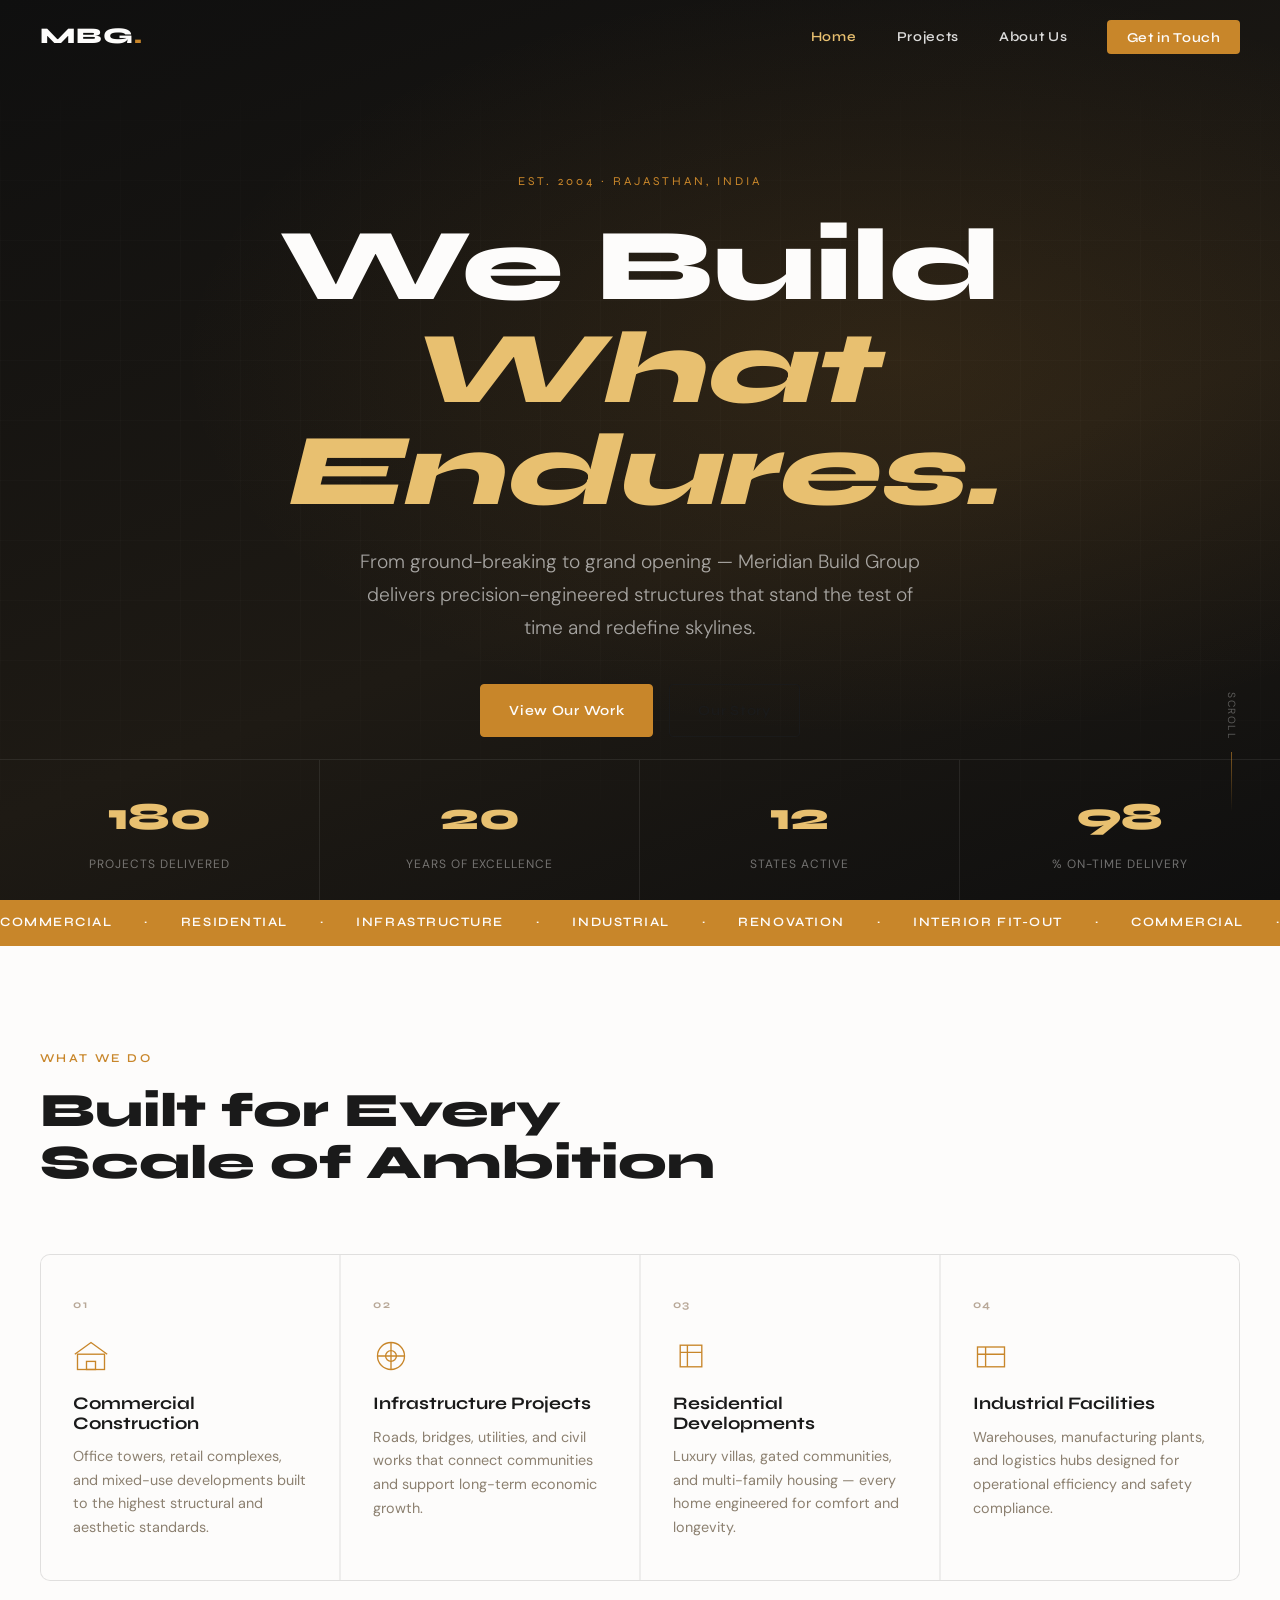
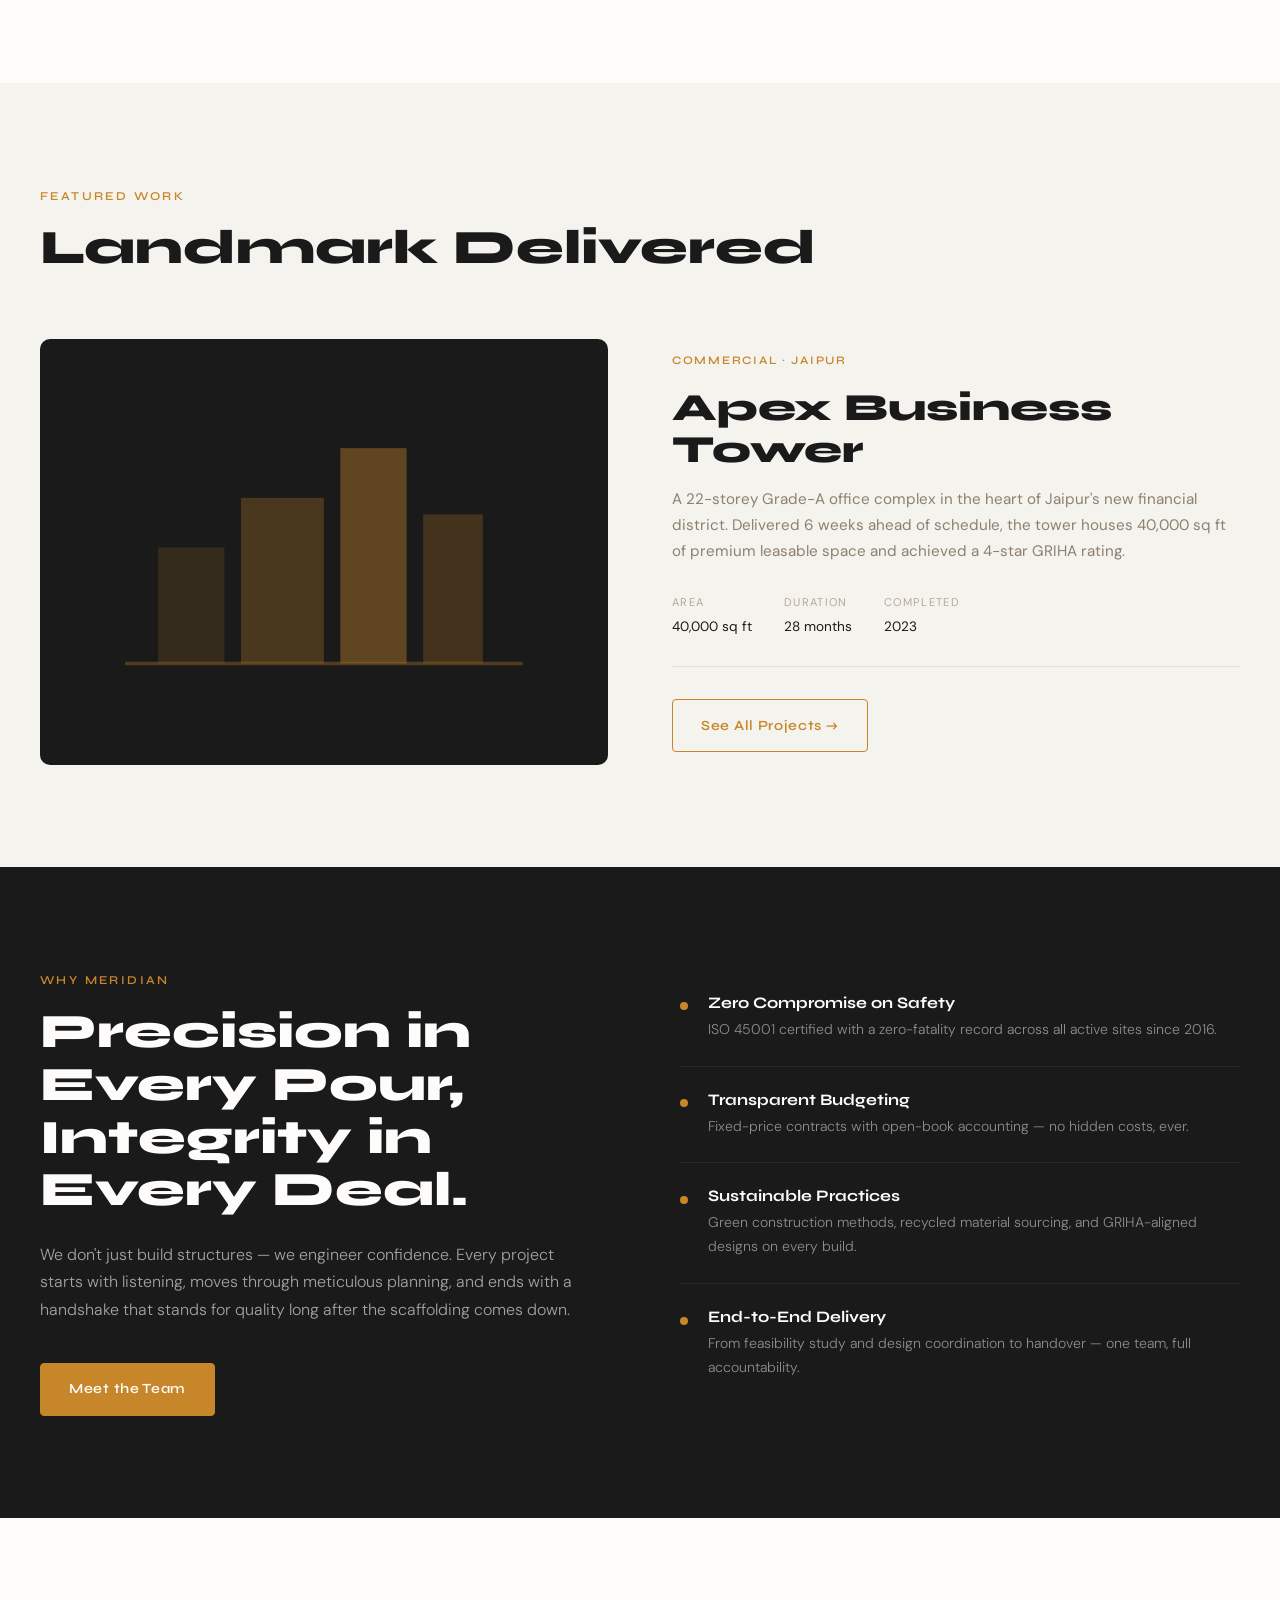
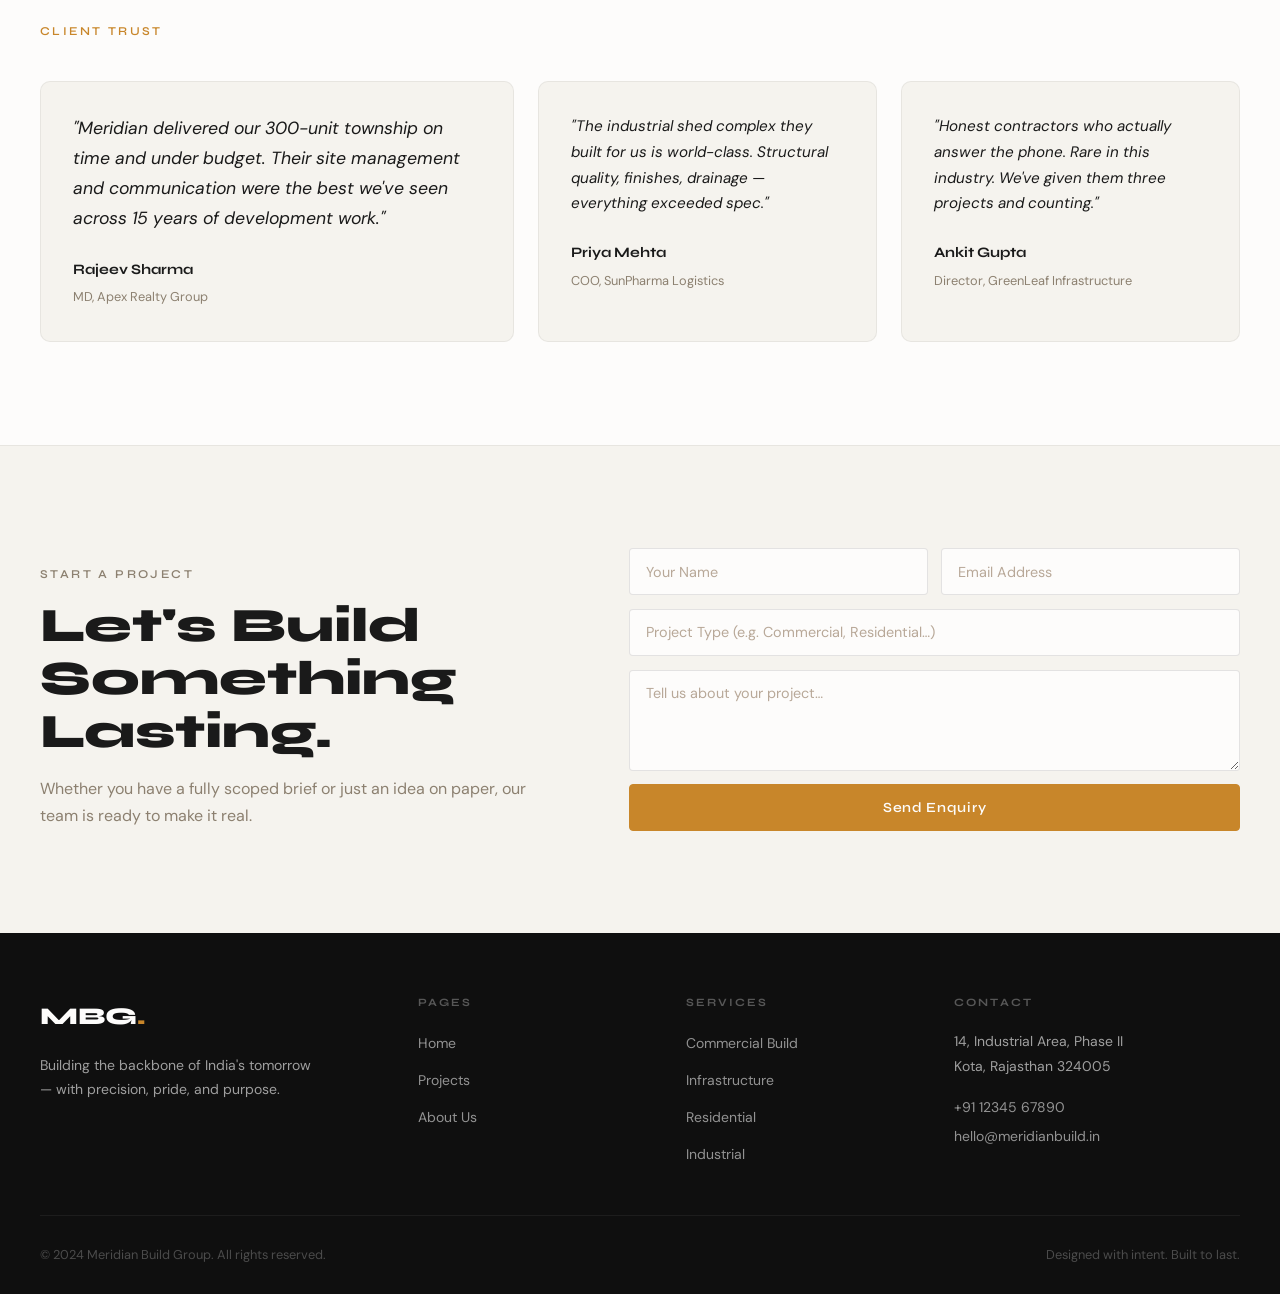
<file: index.html>
<!DOCTYPE html>
<html lang="en">
<head>
  <meta charset="UTF-8" />
  <meta name="viewport" content="width=device-width, initial-scale=1.0" />
  <title>Meridian Build Group — Construction Excellence</title>
  <meta name="description" content="Meridian Build Group delivers precision-engineered construction across commercial, residential, and infrastructure sectors." />
  <link rel="preconnect" href="https://fonts.googleapis.com">
  <link href="https://fonts.googleapis.com/css2?family=Syne:wght@400;600;700;800&family=DM+Sans:ital,wght@0,300;0,400;0,500;1,300&display=swap" rel="stylesheet">
  <link rel="stylesheet" href="css/style.css" />
</head>
<body>

  <!-- NAV -->
  <nav class="nav" id="nav">
    <a href="index.html" class="nav__logo">MBG<span>.</span></a>
    <button class="nav__toggle" id="navToggle" aria-label="Toggle menu">
      <span></span><span></span>
    </button>
    <ul class="nav__links" id="navLinks">
      <li><a href="index.html" class="active">Home</a></li>
      <li><a href="projects.html">Projects</a></li>
      <li><a href="about.html">About Us</a></li>
      <li><a href="#contact" class="nav__cta">Get in Touch</a></li>
    </ul>
  </nav>

  <!-- HERO -->
  <section class="hero">
    <div class="hero__bg">
      <div class="hero__grid"></div>
    </div>
    <div class="hero__content">
      <p class="hero__eyebrow">Est. 2004 · Rajasthan, India</p>
      <h1 class="hero__title">
        We Build<br>
        <em>What Endures.</em>
      </h1>
      <p class="hero__sub">From ground-breaking to grand opening — Meridian Build Group delivers precision-engineered structures that stand the test of time and redefine skylines.</p>
      <div class="hero__actions">
        <a href="projects.html" class="btn btn--primary">View Our Work</a>
        <a href="about.html" class="btn btn--ghost">Our Story</a>
      </div>
    </div>
    <div class="hero__stats">
      <div class="stat">
        <span class="stat__num" data-target="180">0</span>
        <span class="stat__label">Projects Delivered</span>
      </div>
      <div class="stat">
        <span class="stat__num" data-target="20">0</span>
        <span class="stat__label">Years of Excellence</span>
      </div>
      <div class="stat">
        <span class="stat__num" data-target="12">0</span>
        <span class="stat__label">States Active</span>
      </div>
      <div class="stat">
        <span class="stat__num" data-target="98">0</span>
        <span class="stat__label">% On-Time Delivery</span>
      </div>
    </div>
    <div class="hero__scroll">
      <span>Scroll</span>
      <div class="hero__scroll-line"></div>
    </div>
  </section>

  <!-- MARQUEE -->
  <div class="marquee-strip">
    <div class="marquee-track">
      <span>Commercial</span><span>·</span>
      <span>Residential</span><span>·</span>
      <span>Infrastructure</span><span>·</span>
      <span>Industrial</span><span>·</span>
      <span>Renovation</span><span>·</span>
      <span>Interior Fit-Out</span><span>·</span>
      <span>Commercial</span><span>·</span>
      <span>Residential</span><span>·</span>
      <span>Infrastructure</span><span>·</span>
      <span>Industrial</span><span>·</span>
      <span>Renovation</span><span>·</span>
      <span>Interior Fit-Out</span><span>·</span>
    </div>
  </div>

  <!-- SERVICES -->
  <section class="services section">
    <div class="container">
      <div class="section-head">
        <p class="section-label">What We Do</p>
        <h2 class="section-title">Built for Every<br>Scale of Ambition</h2>
      </div>
      <div class="services__grid">
        <div class="service-card">
          <div class="service-card__num">01</div>
          <div class="service-card__icon">
            <svg viewBox="0 0 40 40" fill="none"><rect x="5" y="18" width="30" height="17" stroke="currentColor" stroke-width="1.5"/><path d="M2 18L20 5l18 13" stroke="currentColor" stroke-width="1.5"/><rect x="15" y="26" width="10" height="9" stroke="currentColor" stroke-width="1.5"/></svg>
          </div>
          <h3>Commercial Construction</h3>
          <p>Office towers, retail complexes, and mixed-use developments built to the highest structural and aesthetic standards.</p>
        </div>
        <div class="service-card">
          <div class="service-card__num">02</div>
          <div class="service-card__icon">
            <svg viewBox="0 0 40 40" fill="none"><circle cx="20" cy="20" r="15" stroke="currentColor" stroke-width="1.5"/><path d="M20 5v30M5 20h30" stroke="currentColor" stroke-width="1.5"/><circle cx="20" cy="20" r="6" stroke="currentColor" stroke-width="1.5"/></svg>
          </div>
          <h3>Infrastructure Projects</h3>
          <p>Roads, bridges, utilities, and civil works that connect communities and support long-term economic growth.</p>
        </div>
        <div class="service-card">
          <div class="service-card__num">03</div>
          <div class="service-card__icon">
            <svg viewBox="0 0 40 40" fill="none"><rect x="8" y="8" width="24" height="24" stroke="currentColor" stroke-width="1.5"/><path d="M8 16h24M16 8v24" stroke="currentColor" stroke-width="1.5"/></svg>
          </div>
          <h3>Residential Developments</h3>
          <p>Luxury villas, gated communities, and multi-family housing — every home engineered for comfort and longevity.</p>
        </div>
        <div class="service-card">
          <div class="service-card__num">04</div>
          <div class="service-card__icon">
            <svg viewBox="0 0 40 40" fill="none"><rect x="5" y="10" width="30" height="22" stroke="currentColor" stroke-width="1.5"/><path d="M5 18h30M14 10v22" stroke="currentColor" stroke-width="1.5"/></svg>
          </div>
          <h3>Industrial Facilities</h3>
          <p>Warehouses, manufacturing plants, and logistics hubs designed for operational efficiency and safety compliance.</p>
        </div>
      </div>
    </div>
  </section>

  <!-- FEATURED PROJECT -->
  <section class="featured section">
    <div class="container">
      <div class="section-head">
        <p class="section-label">Featured Work</p>
        <h2 class="section-title">Landmark Delivered</h2>
      </div>
    </div>
    <div class="featured__card">
      <div class="featured__visual">
        <div class="featured__img-placeholder">
          <div class="placeholder-inner">
            <svg viewBox="0 0 120 80" fill="none" xmlns="http://www.w3.org/2000/svg">
              <rect x="10" y="40" width="20" height="35" fill="currentColor" opacity=".2"/>
              <rect x="35" y="25" width="25" height="50" fill="currentColor" opacity=".35"/>
              <rect x="65" y="10" width="20" height="65" fill="currentColor" opacity=".5"/>
              <rect x="90" y="30" width="18" height="45" fill="currentColor" opacity=".3"/>
              <line x1="0" y1="75" x2="120" y2="75" stroke="currentColor" stroke-width="1" opacity=".4"/>
            </svg>
          </div>
        </div>
      </div>
      <div class="featured__info">
        <div class="featured__tag">Commercial · Jaipur</div>
        <h3 class="featured__name">Apex Business Tower</h3>
        <p class="featured__desc">A 22-storey Grade-A office complex in the heart of Jaipur's new financial district. Delivered 6 weeks ahead of schedule, the tower houses 40,000 sq ft of premium leasable space and achieved a 4-star GRIHA rating.</p>
        <ul class="featured__meta">
          <li><span>Area</span> 40,000 sq ft</li>
          <li><span>Duration</span> 28 months</li>
          <li><span>Completed</span> 2023</li>
        </ul>
        <a href="projects.html" class="btn btn--outline">See All Projects →</a>
      </div>
    </div>
  </section>

  <!-- WHY US -->
  <section class="why section">
    <div class="container">
      <div class="why__inner">
        <div class="why__left">
          <p class="section-label">Why Meridian</p>
          <h2 class="section-title">Precision in Every Pour,<br>Integrity in Every Deal.</h2>
          <p class="why__body">We don't just build structures — we engineer confidence. Every project starts with listening, moves through meticulous planning, and ends with a handshake that stands for quality long after the scaffolding comes down.</p>
          <a href="about.html" class="btn btn--primary">Meet the Team</a>
        </div>
        <div class="why__right">
          <div class="why-item">
            <div class="why-item__dot"></div>
            <div>
              <h4>Zero Compromise on Safety</h4>
              <p>ISO 45001 certified with a zero-fatality record across all active sites since 2016.</p>
            </div>
          </div>
          <div class="why-item">
            <div class="why-item__dot"></div>
            <div>
              <h4>Transparent Budgeting</h4>
              <p>Fixed-price contracts with open-book accounting — no hidden costs, ever.</p>
            </div>
          </div>
          <div class="why-item">
            <div class="why-item__dot"></div>
            <div>
              <h4>Sustainable Practices</h4>
              <p>Green construction methods, recycled material sourcing, and GRIHA-aligned designs on every build.</p>
            </div>
          </div>
          <div class="why-item">
            <div class="why-item__dot"></div>
            <div>
              <h4>End-to-End Delivery</h4>
              <p>From feasibility study and design coordination to handover — one team, full accountability.</p>
            </div>
          </div>
        </div>
      </div>
    </div>
  </section>

  <!-- TESTIMONIAL -->
  <section class="testimonials section">
    <div class="container">
      <p class="section-label">Client Trust</p>
      <div class="testimonials__grid">
        <blockquote class="testi-card testi-card--large">
          <p>"Meridian delivered our 300-unit township on time and under budget. Their site management and communication were the best we've seen across 15 years of development work."</p>
          <footer>
            <strong>Rajeev Sharma</strong>
            <span>MD, Apex Realty Group</span>
          </footer>
        </blockquote>
        <blockquote class="testi-card">
          <p>"The industrial shed complex they built for us is world-class. Structural quality, finishes, drainage — everything exceeded spec."</p>
          <footer>
            <strong>Priya Mehta</strong>
            <span>COO, SunPharma Logistics</span>
          </footer>
        </blockquote>
        <blockquote class="testi-card">
          <p>"Honest contractors who actually answer the phone. Rare in this industry. We've given them three projects and counting."</p>
          <footer>
            <strong>Ankit Gupta</strong>
            <span>Director, GreenLeaf Infrastructure</span>
          </footer>
        </blockquote>
      </div>
    </div>
  </section>

  <!-- CONTACT CTA -->
  <section class="contact-cta section" id="contact">
    <div class="container">
      <div class="contact-cta__inner">
        <div class="contact-cta__text">
          <p class="section-label">Start a Project</p>
          <h2>Let's Build<br>Something Lasting.</h2>
          <p>Whether you have a fully scoped brief or just an idea on paper, our team is ready to make it real.</p>
        </div>
        <div class="contact-cta__form">
          <div class="form-row">
            <input type="text" placeholder="Your Name" />
            <input type="email" placeholder="Email Address" />
          </div>
          <input type="text" placeholder="Project Type (e.g. Commercial, Residential…)" />
          <textarea placeholder="Tell us about your project…" rows="4"></textarea>
          <button class="btn btn--primary btn--full">Send Enquiry</button>
        </div>
      </div>
    </div>
  </section>

  <!-- FOOTER -->
  <footer class="footer">
    <div class="container">
      <div class="footer__top">
        <div class="footer__brand">
          <a href="index.html" class="footer__logo">MBG<span>.</span></a>
          <p>Building the backbone of India's tomorrow — with precision, pride, and purpose.</p>
        </div>
        <div class="footer__nav">
          <h5>Pages</h5>
          <ul>
            <li><a href="index.html">Home</a></li>
            <li><a href="projects.html">Projects</a></li>
            <li><a href="about.html">About Us</a></li>
          </ul>
        </div>
        <div class="footer__nav">
          <h5>Services</h5>
          <ul>
            <li><a href="#">Commercial Build</a></li>
            <li><a href="#">Infrastructure</a></li>
            <li><a href="#">Residential</a></li>
            <li><a href="#">Industrial</a></li>
          </ul>
        </div>
        <div class="footer__contact">
          <h5>Contact</h5>
          <p>14, Industrial Area, Phase II<br>Kota, Rajasthan 324005</p>
          <a href="tel:+911234567890">+91 12345 67890</a>
          <a href="mailto:hello@meridianbuild.in">hello@meridianbuild.in</a>
        </div>
      </div>
      <div class="footer__bottom">
        <p>© 2024 Meridian Build Group. All rights reserved.</p>
        <p>Designed with intent. Built to last.</p>
      </div>
    </div>
  </footer>

  <script src="js/main.js"></script>
</body>
</html>
</file>
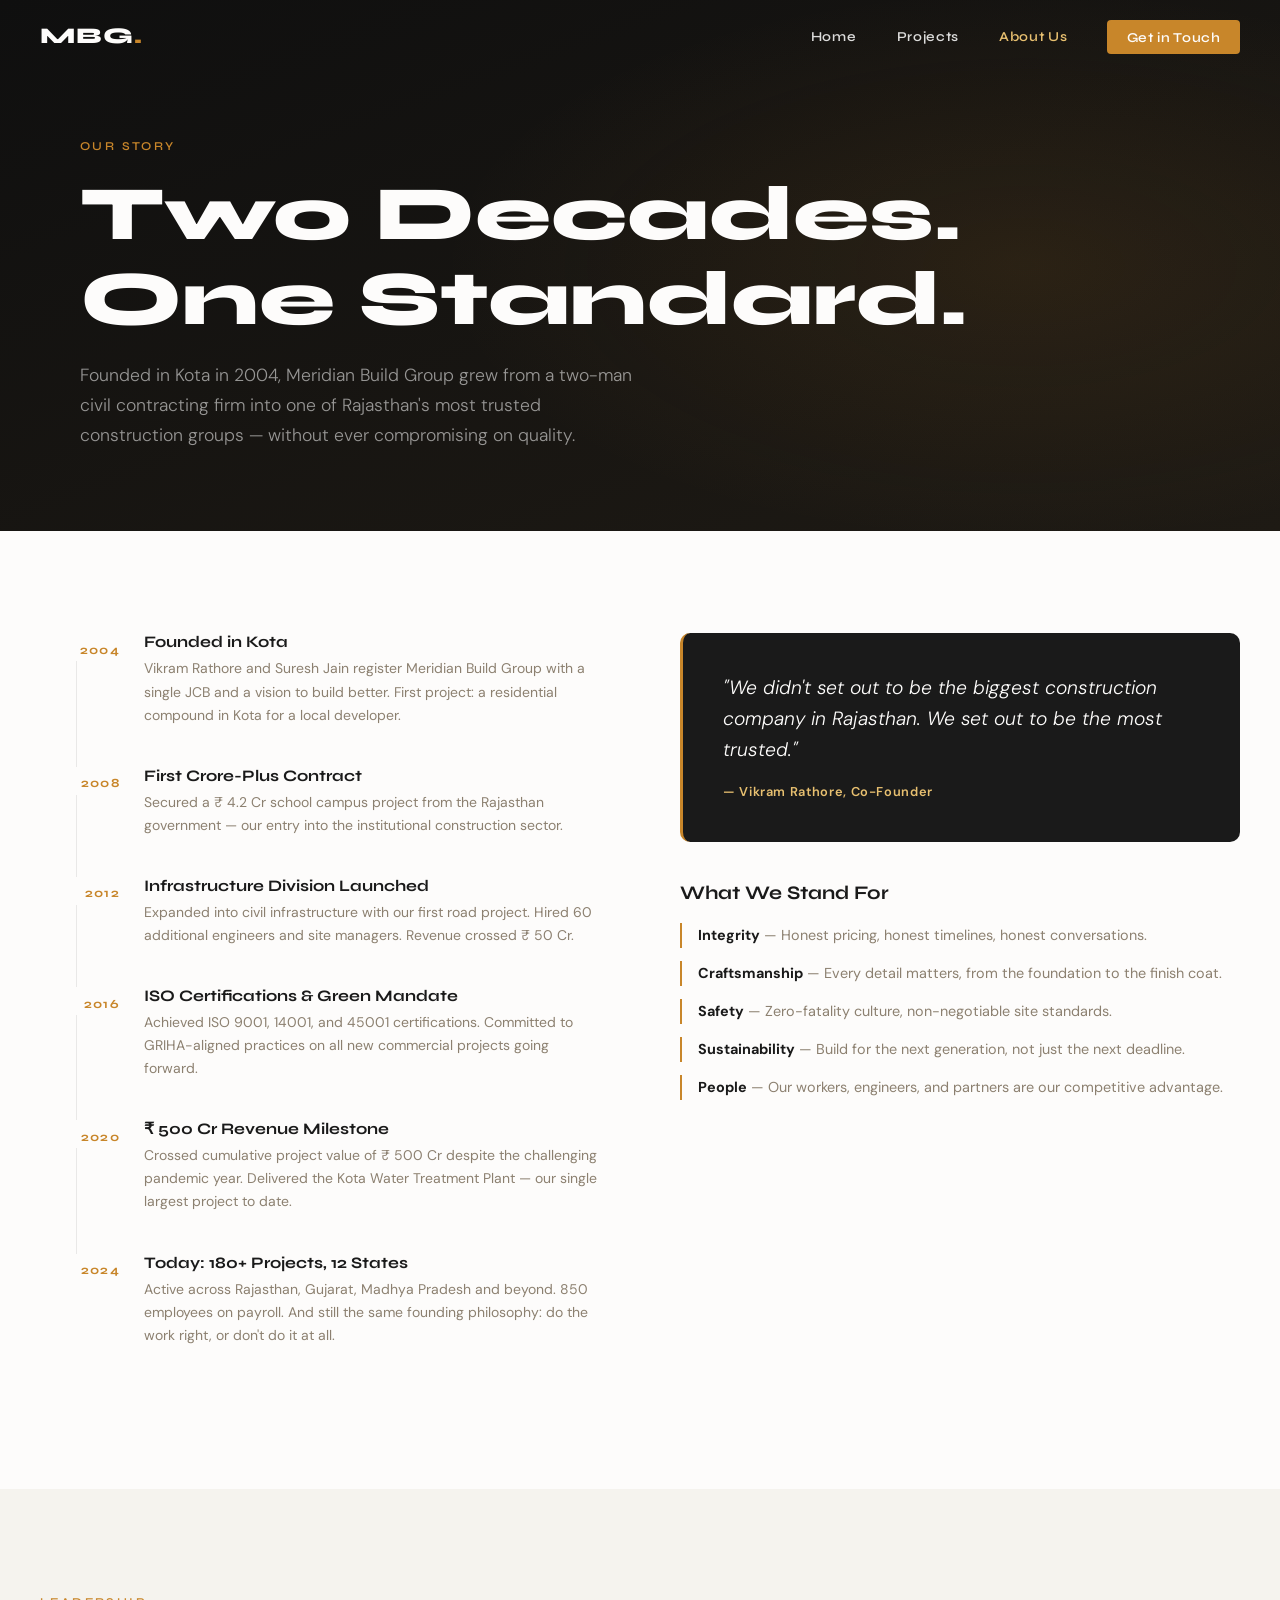
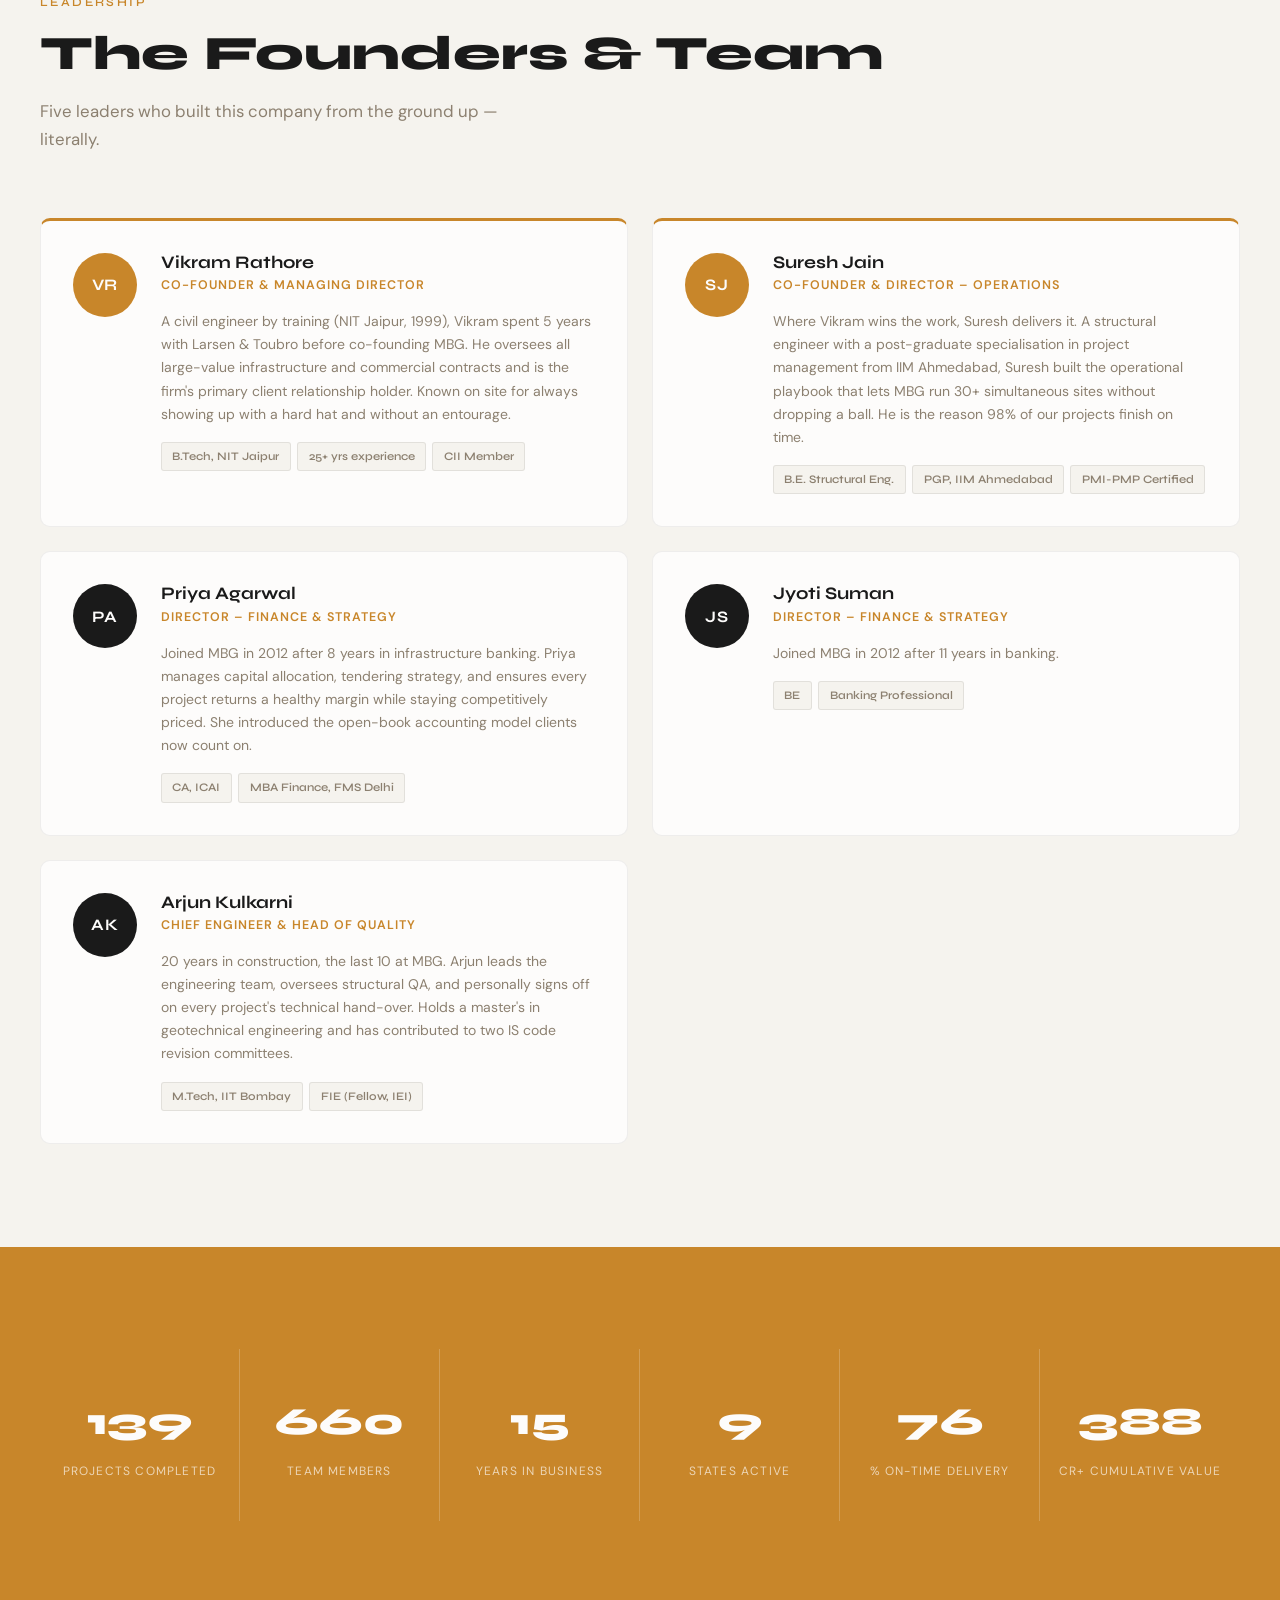
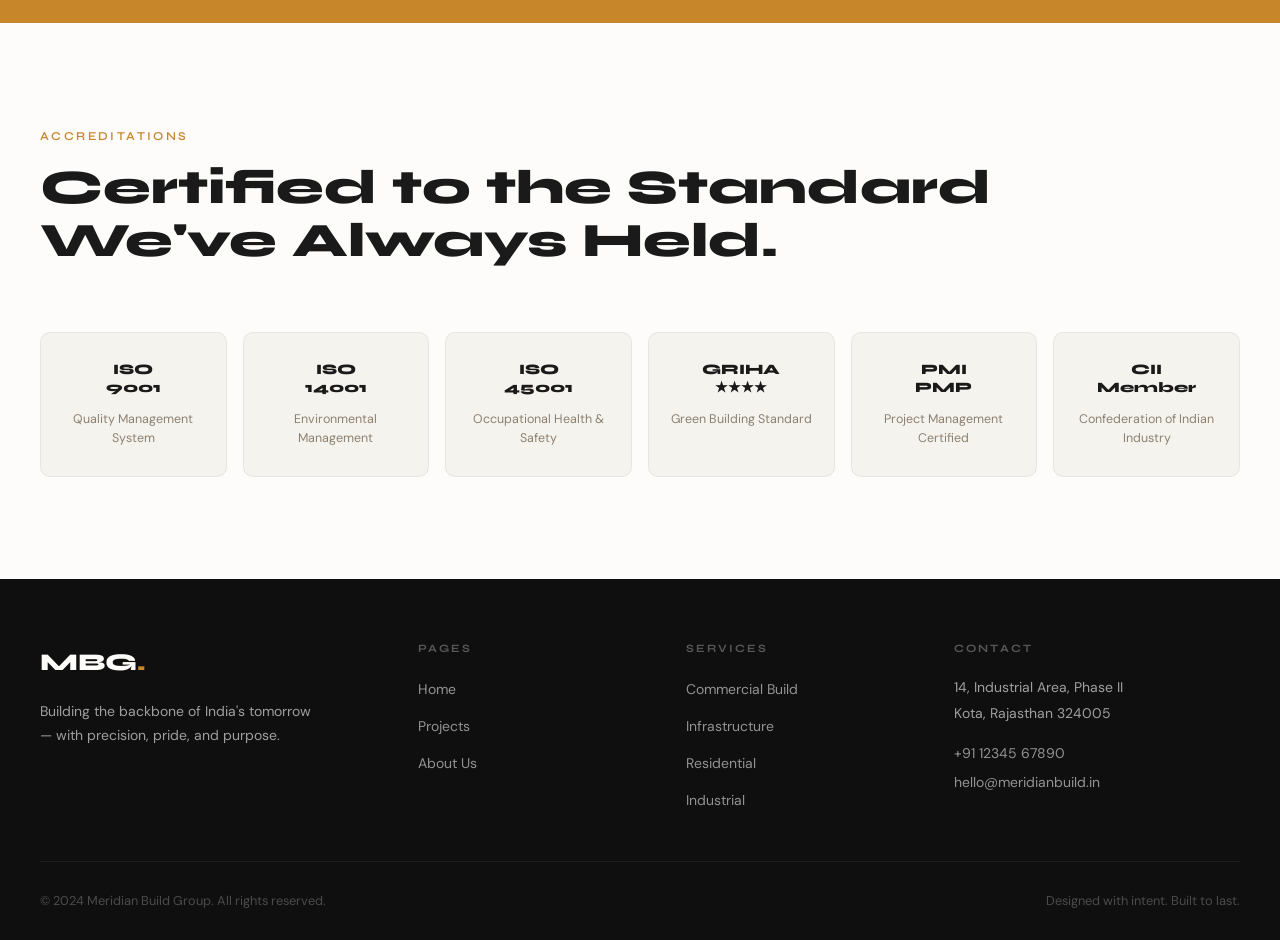
<file: about.html>
<!DOCTYPE html>
<html lang="en">
<head>
  <meta charset="UTF-8" />
  <meta name="viewport" content="width=device-width, initial-scale=1.0" />
  <title>About Us — Meridian Build Group</title>
  <meta name="description" content="The story behind Meridian Build Group — our founders, our values, and two decades of building India's future." />
  <link rel="preconnect" href="https://fonts.googleapis.com">
  <link href="https://fonts.googleapis.com/css2?family=Syne:wght@400;600;700;800&family=DM+Sans:ital,wght@0,300;0,400;0,500;1,300&display=swap" rel="stylesheet">
  <link rel="stylesheet" href="css/style.css" />
</head>
<body>

  <!-- NAV -->
  <nav class="nav" id="nav">
    <a href="index.html" class="nav__logo">MBG<span>.</span></a>
    <button class="nav__toggle" id="navToggle" aria-label="Toggle menu">
      <span></span><span></span>
    </button>
    <ul class="nav__links" id="navLinks">
      <li><a href="index.html">Home</a></li>
      <li><a href="projects.html">Projects</a></li>
      <li><a href="about.html" class="active">About Us</a></li>
      <li><a href="index.html#contact" class="nav__cta">Get in Touch</a></li>
    </ul>
  </nav>

  <!-- PAGE HERO -->
  <section class="page-hero page-hero--about">
    <div class="container">
      <p class="page-hero__eyebrow">Our Story</p>
      <h1 class="page-hero__title">Two Decades.<br>One Standard.</h1>
      <p class="page-hero__sub">Founded in Kota in 2004, Meridian Build Group grew from a two-man civil contracting firm into one of Rajasthan's most trusted construction groups — without ever compromising on quality.</p>
    </div>
    <div class="page-hero__bg"></div>
  </section>

  <!-- STORY -->
  <section class="story section">
    <div class="container">
      <div class="story__inner">
        <div class="story__timeline">
          <div class="timeline-item">
            <div class="timeline-item__year">2004</div>
            <div class="timeline-item__content">
              <h4>Founded in Kota</h4>
              <p>Vikram Rathore and Suresh Jain register Meridian Build Group with a single JCB and a vision to build better. First project: a residential compound in Kota for a local developer.</p>
            </div>
          </div>
          <div class="timeline-item">
            <div class="timeline-item__year">2008</div>
            <div class="timeline-item__content">
              <h4>First Crore-Plus Contract</h4>
              <p>Secured a ₹ 4.2 Cr school campus project from the Rajasthan government — our entry into the institutional construction sector.</p>
            </div>
          </div>
          <div class="timeline-item">
            <div class="timeline-item__year">2012</div>
            <div class="timeline-item__content">
              <h4>Infrastructure Division Launched</h4>
              <p>Expanded into civil infrastructure with our first road project. Hired 60 additional engineers and site managers. Revenue crossed ₹ 50 Cr.</p>
            </div>
          </div>
          <div class="timeline-item">
            <div class="timeline-item__year">2016</div>
            <div class="timeline-item__content">
              <h4>ISO Certifications & Green Mandate</h4>
              <p>Achieved ISO 9001, 14001, and 45001 certifications. Committed to GRIHA-aligned practices on all new commercial projects going forward.</p>
            </div>
          </div>
          <div class="timeline-item">
            <div class="timeline-item__year">2020</div>
            <div class="timeline-item__content">
              <h4>₹ 500 Cr Revenue Milestone</h4>
              <p>Crossed cumulative project value of ₹ 500 Cr despite the challenging pandemic year. Delivered the Kota Water Treatment Plant — our single largest project to date.</p>
            </div>
          </div>
          <div class="timeline-item">
            <div class="timeline-item__year">2024</div>
            <div class="timeline-item__content">
              <h4>Today: 180+ Projects, 12 States</h4>
              <p>Active across Rajasthan, Gujarat, Madhya Pradesh and beyond. 850 employees on payroll. And still the same founding philosophy: do the work right, or don't do it at all.</p>
            </div>
          </div>
        </div>
        <div class="story__pull">
          <blockquote>
            "We didn't set out to be the biggest construction company in Rajasthan. We set out to be the most trusted."
            <footer>— Vikram Rathore, Co-Founder</footer>
          </blockquote>
          <div class="story__values">
            <h3>What We Stand For</h3>
            <ul>
              <li><strong>Integrity</strong> — Honest pricing, honest timelines, honest conversations.</li>
              <li><strong>Craftsmanship</strong> — Every detail matters, from the foundation to the finish coat.</li>
              <li><strong>Safety</strong> — Zero-fatality culture, non-negotiable site standards.</li>
              <li><strong>Sustainability</strong> — Build for the next generation, not just the next deadline.</li>
              <li><strong>People</strong> — Our workers, engineers, and partners are our competitive advantage.</li>
            </ul>
          </div>
        </div>
      </div>
    </div>
  </section>

  <!-- TEAM -->
  <section class="team section">
    <div class="container">
      <div class="section-head">
        <p class="section-label">Leadership</p>
        <h2 class="section-title">The Founders & Team</h2>
        <p class="section-desc">Five leaders who built this company from the ground up — literally.</p>
      </div>
      <div class="team__grid">

        <div class="team-card team-card--founder">
          <div class="team-card__avatar">
            <div class="avatar-placeholder">VR</div>
          </div>
          <div class="team-card__info">
            <h3>Vikram Rathore</h3>
            <span class="team-card__role">Co-Founder & Managing Director</span>
            <p>A civil engineer by training (NIT Jaipur, 1999), Vikram spent 5 years with Larsen & Toubro before co-founding MBG. He oversees all large-value infrastructure and commercial contracts and is the firm's primary client relationship holder. Known on site for always showing up with a hard hat and without an entourage.</p>
            <div class="team-card__quals">
              <span>B.Tech, NIT Jaipur</span>
              <span>25+ yrs experience</span>
              <span>CII Member</span>
            </div>
          </div>
        </div>

        <div class="team-card team-card--founder">
          <div class="team-card__avatar">
            <div class="avatar-placeholder">SJ</div>
          </div>
          <div class="team-card__info">
            <h3>Suresh Jain</h3>
            <span class="team-card__role">Co-Founder & Director – Operations</span>
            <p>Where Vikram wins the work, Suresh delivers it. A structural engineer with a post-graduate specialisation in project management from IIM Ahmedabad, Suresh built the operational playbook that lets MBG run 30+ simultaneous sites without dropping a ball. He is the reason 98% of our projects finish on time.</p>
            <div class="team-card__quals">
              <span>B.E. Structural Eng.</span>
              <span>PGP, IIM Ahmedabad</span>
              <span>PMI-PMP Certified</span>
            </div>
          </div>
        </div>

        <div class="team-card">
          <div class="team-card__avatar">
            <div class="avatar-placeholder">PA</div>
          </div>
          <div class="team-card__info">
            <h3>Priya Agarwal</h3>
            <span class="team-card__role">Director – Finance & Strategy</span>
            <p>Joined MBG in 2012 after 8 years in infrastructure banking. Priya manages capital allocation, tendering strategy, and ensures every project returns a healthy margin while staying competitively priced. She introduced the open-book accounting model clients now count on.</p>
            <div class="team-card__quals">
              <span>CA, ICAI</span>
              <span>MBA Finance, FMS Delhi</span>
            </div>
          </div>
        </div>






        <div class="team-card">
          <div class="team-card__avatar">
            <div class="avatar-placeholder">JS</div>
          </div>
          <div class="team-card__info">
            <h3>Jyoti Suman</h3>
            <span class="team-card__role">Director – Finance & Strategy</span>
            <p>Joined MBG in 2012 after 11 years in  banking. </p>
            <div class="team-card__quals">
              <span>BE</span>
              <span>Banking Professional</span>
            </div>
          </div>
        </div>





        
        <div class="team-card">
          <div class="team-card__avatar">
            <div class="avatar-placeholder">AK</div>
          </div>
          <div class="team-card__info">
            <h3>Arjun Kulkarni</h3>
            <span class="team-card__role">Chief Engineer & Head of Quality</span>
            <p>20 years in construction, the last 10 at MBG. Arjun leads the engineering team, oversees structural QA, and personally signs off on every project's technical hand-over. Holds a master's in geotechnical engineering and has contributed to two IS code revision committees.</p>
            <div class="team-card__quals">
              <span>M.Tech, IIT Bombay</span>
              <span>FIE (Fellow, IEI)</span>
            </div>
          </div>
        </div>

      </div>
    </div>
  </section>

  <!-- NUMBERS -->
  <section class="numbers section">
    <div class="container">
      <div class="numbers__grid">
        <div class="numbers__item">
          <div class="numbers__val" data-target="180">0</div>
          <div class="numbers__label">Projects Completed</div>
        </div>
        <div class="numbers__item">
          <div class="numbers__val" data-target="850">0</div>
          <div class="numbers__label">Team Members</div>
        </div>
        <div class="numbers__item">
          <div class="numbers__val" data-target="20">0</div>
          <div class="numbers__label">Years in Business</div>
        </div>
        <div class="numbers__item">
          <div class="numbers__val" data-target="12">0</div>
          <div class="numbers__label">States Active</div>
        </div>
        <div class="numbers__item">
          <div class="numbers__val" data-target="98">0</div>
          <div class="numbers__label">% On-Time Delivery</div>
        </div>
        <div class="numbers__item">
          <div class="numbers__val" data-target="500">0</div>
          <div class="numbers__label">Cr+ Cumulative Value</div>
        </div>
      </div>
    </div>
  </section>

  <!-- CERTIFICATIONS -->
  <section class="certs section">
    <div class="container">
      <div class="section-head">
        <p class="section-label">Accreditations</p>
        <h2 class="section-title">Certified to the Standard<br>We've Always Held.</h2>
      </div>
      <div class="certs__grid">
        <div class="cert-badge">
          <div class="cert-badge__icon">ISO<br>9001</div>
          <p>Quality Management System</p>
        </div>
        <div class="cert-badge">
          <div class="cert-badge__icon">ISO<br>14001</div>
          <p>Environmental Management</p>
        </div>
        <div class="cert-badge">
          <div class="cert-badge__icon">ISO<br>45001</div>
          <p>Occupational Health & Safety</p>
        </div>
        <div class="cert-badge">
          <div class="cert-badge__icon">GRIHA<br>★★★★</div>
          <p>Green Building Standard</p>
        </div>
        <div class="cert-badge">
          <div class="cert-badge__icon">PMI<br>PMP</div>
          <p>Project Management Certified</p>
        </div>
        <div class="cert-badge">
          <div class="cert-badge__icon">CII<br>Member</div>
          <p>Confederation of Indian Industry</p>
        </div>
      </div>
    </div>
  </section>

  <!-- FOOTER -->
  <footer class="footer">
    <div class="container">
      <div class="footer__top">
        <div class="footer__brand">
          <a href="index.html" class="footer__logo">MBG<span>.</span></a>
          <p>Building the backbone of India's tomorrow — with precision, pride, and purpose.</p>
        </div>
        <div class="footer__nav">
          <h5>Pages</h5>
          <ul>
            <li><a href="index.html">Home</a></li>
            <li><a href="projects.html">Projects</a></li>
            <li><a href="about.html">About Us</a></li>
          </ul>
        </div>
        <div class="footer__nav">
          <h5>Services</h5>
          <ul>
            <li><a href="#">Commercial Build</a></li>
            <li><a href="#">Infrastructure</a></li>
            <li><a href="#">Residential</a></li>
            <li><a href="#">Industrial</a></li>
          </ul>
        </div>
        <div class="footer__contact">
          <h5>Contact</h5>
          <p>14, Industrial Area, Phase II<br>Kota, Rajasthan 324005</p>
          <a href="tel:+911234567890">+91 12345 67890</a>
          <a href="mailto:hello@meridianbuild.in">hello@meridianbuild.in</a>
        </div>
      </div>
      <div class="footer__bottom">
        <p>© 2024 Meridian Build Group. All rights reserved.</p>
        <p>Designed with intent. Built to last.</p>
      </div>
    </div>
  </footer>

  <script src="js/main.js"></script>
</body>
</html>
</file>
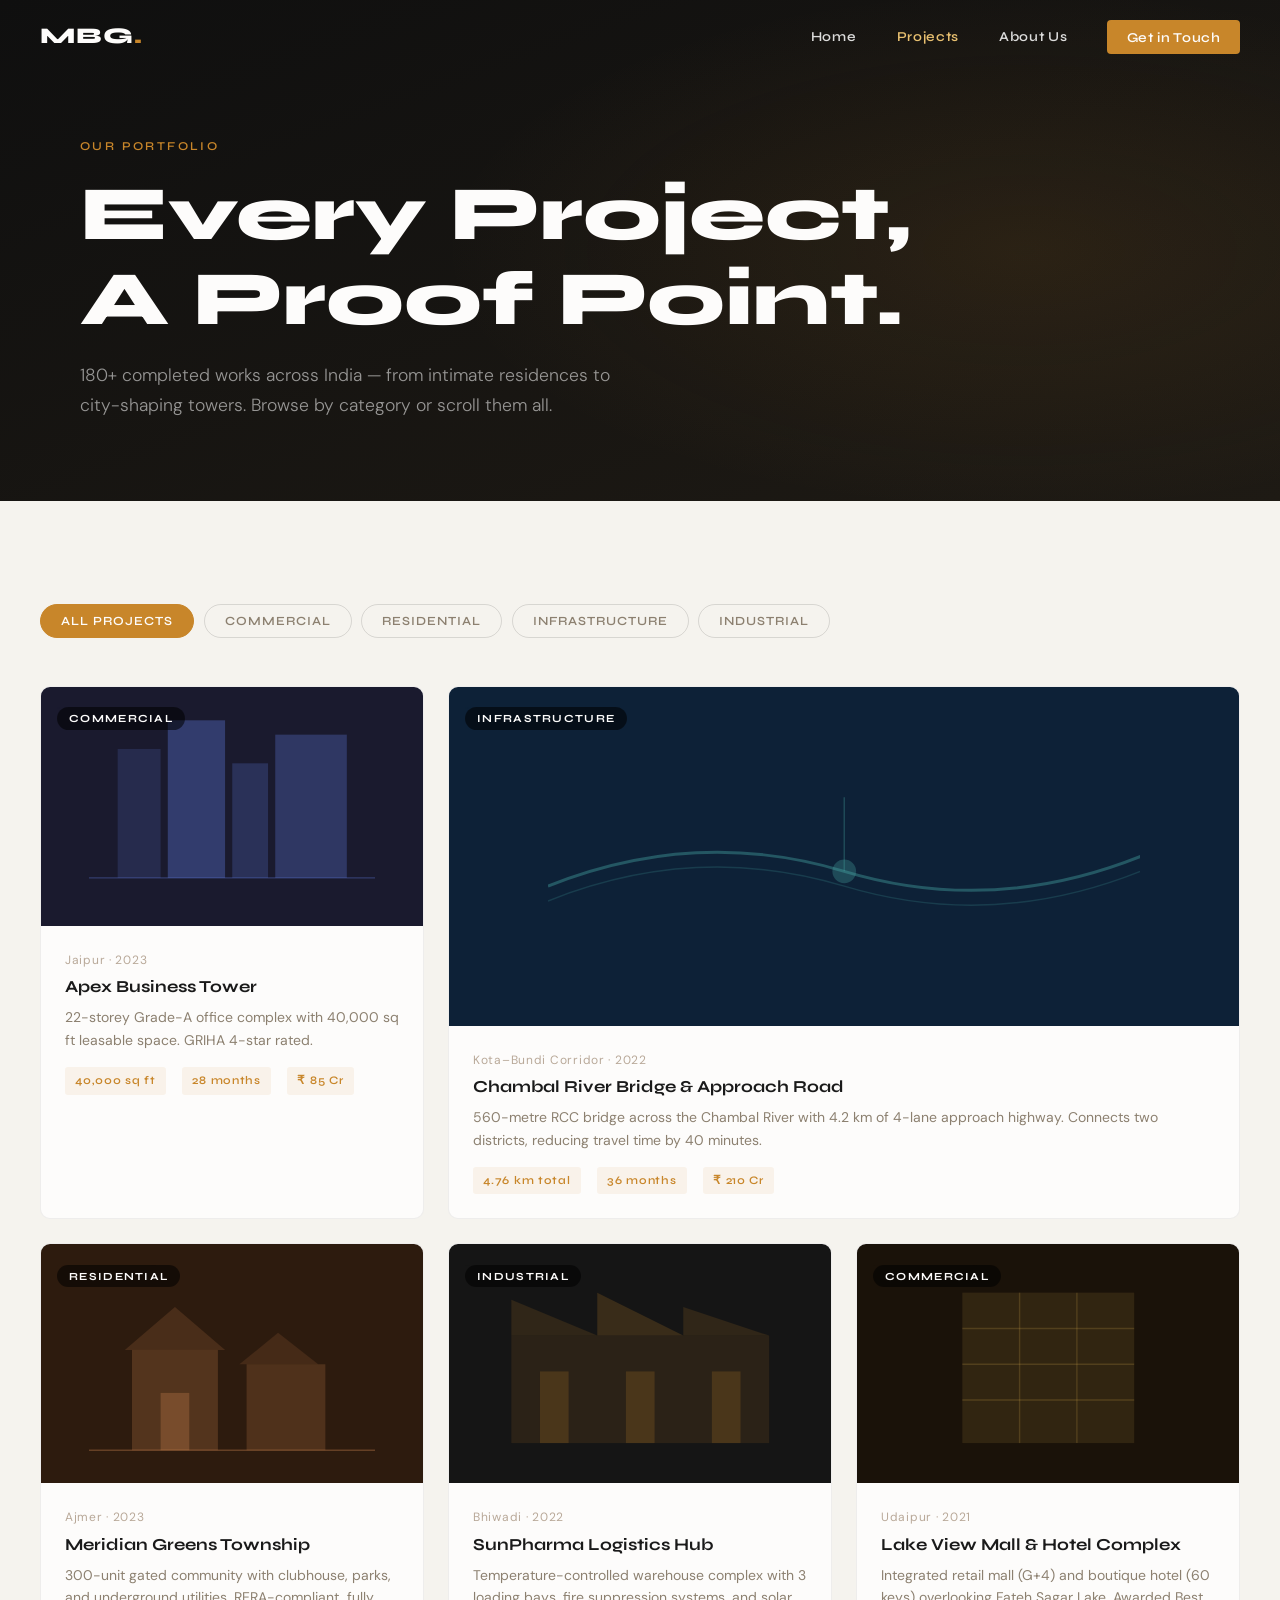
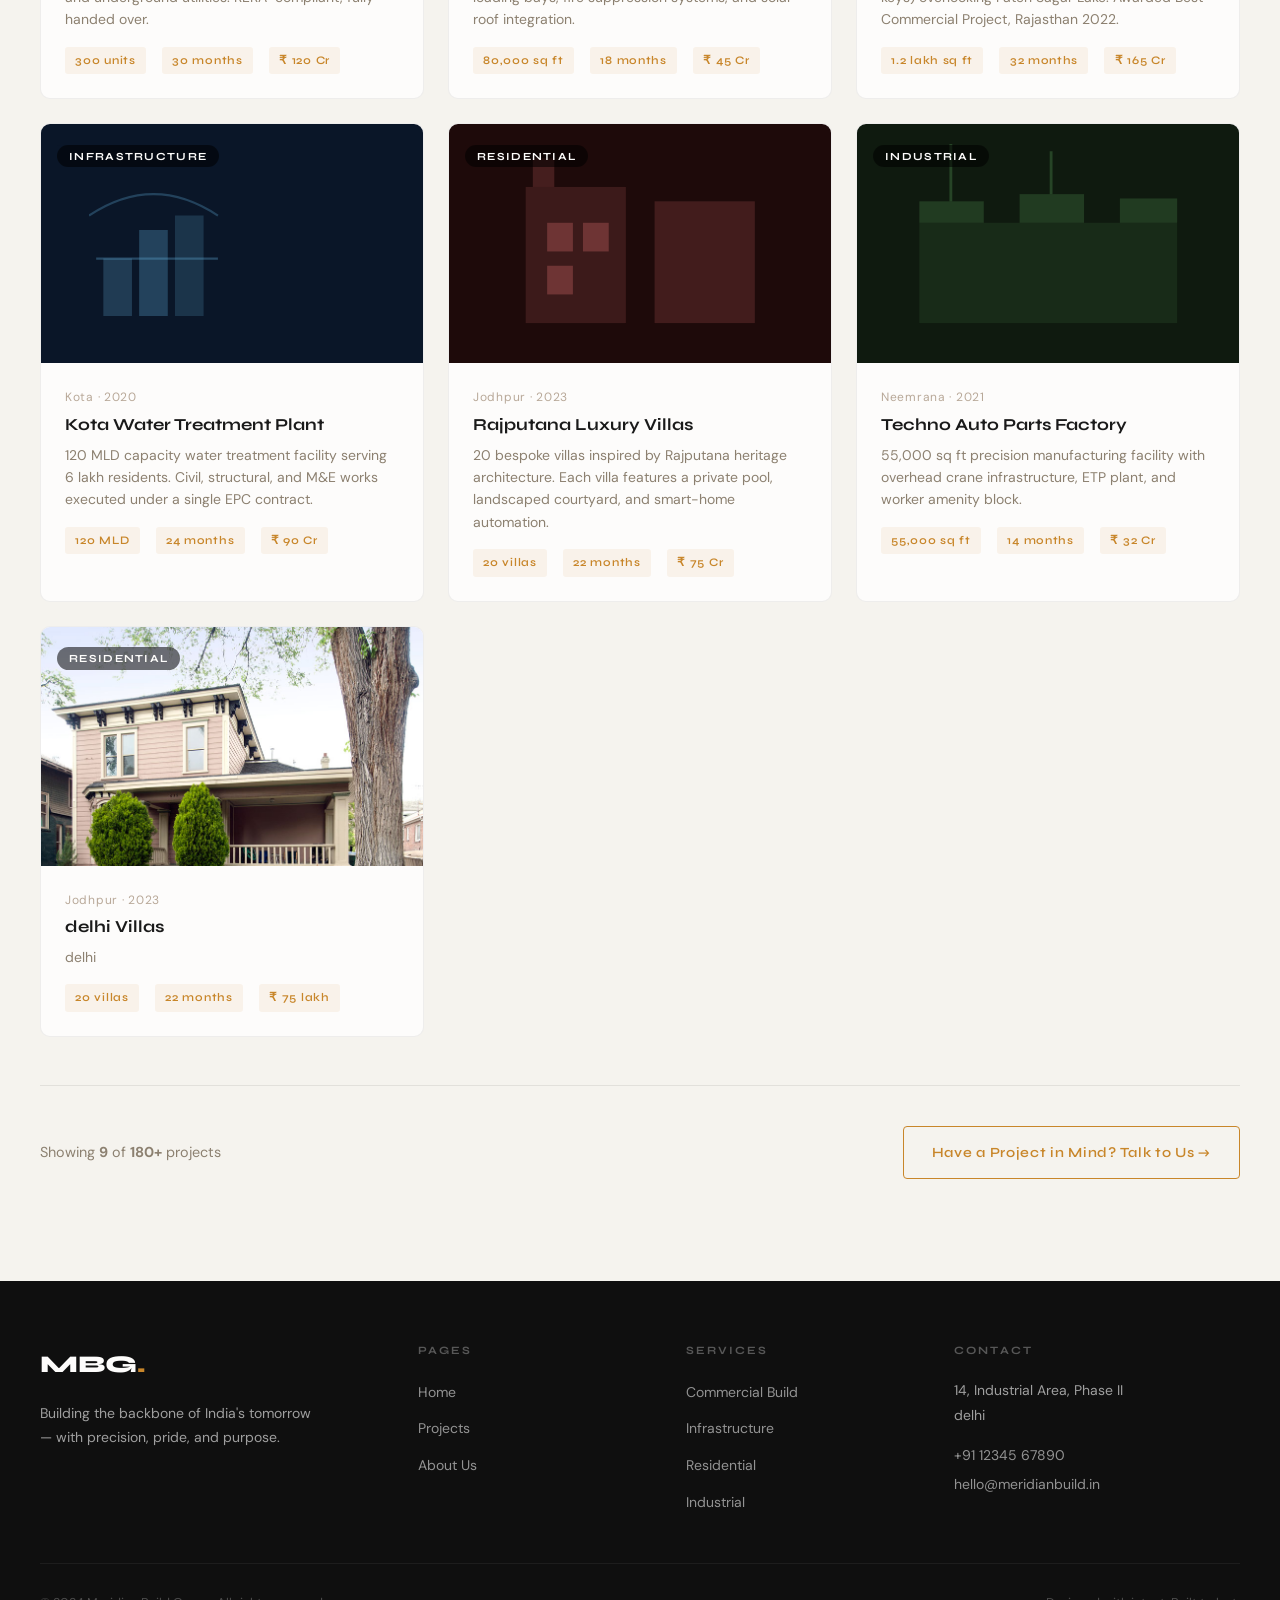
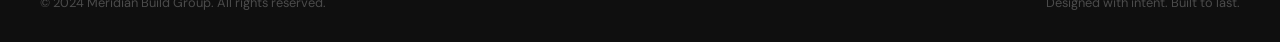
<file: projects.html>
<!DOCTYPE html>
<html lang="en">
<head>
  <meta charset="UTF-8" />
  <meta name="viewport" content="width=device-width, initial-scale=1.0" />
  <title>Projects — Meridian Build Group</title>
  <meta name="description" content="Explore Meridian Build Group's portfolio of completed construction projects across commercial, residential, infrastructure and industrial sectors." />
  <link rel="preconnect" href="https://fonts.googleapis.com">
  <link href="https://fonts.googleapis.com/css2?family=Syne:wght@400;600;700;800&family=DM+Sans:ital,wght@0,300;0,400;0,500;1,300&display=swap" rel="stylesheet">
  <link rel="stylesheet" href="css/style.css" />
</head>
<body>

  <!-- NAV -->
  <nav class="nav" id="nav">
    <a href="index.html" class="nav__logo">MBG<span>.</span></a>
    <button class="nav__toggle" id="navToggle" aria-label="Toggle menu">
      <span></span><span></span>
    </button>
    <ul class="nav__links" id="navLinks">
      <li><a href="index.html">Home</a></li>
      <li><a href="projects.html" class="active">Projects</a></li>
      <li><a href="about.html">About Us</a></li>
      <li><a href="index.html#contact" class="nav__cta">Get in Touch</a></li>
    </ul>
  </nav>

  <!-- PAGE HEADER -->
  <section class="page-hero">
    <div class="container">
      <p class="page-hero__eyebrow">Our Portfolio</p>
      <h1 class="page-hero__title">Every Project,<br>A Proof Point.</h1>
      <p class="page-hero__sub">180+ completed works across India — from intimate residences to city-shaping towers. Browse by category or scroll them all.</p>
    </div>
    <div class="page-hero__bg"></div>
  </section>

  <!-- FILTER -->
  <section class="projects-section section">
    <div class="container">
      <div class="filter-bar" id="filterBar">
        <button class="filter-btn active" data-filter="all">All Projects</button>
        <button class="filter-btn" data-filter="commercial">Commercial</button>
        <button class="filter-btn" data-filter="residential">Residential</button>
        <button class="filter-btn" data-filter="infrastructure">Infrastructure</button>
        <button class="filter-btn" data-filter="industrial">Industrial</button>
      </div>

      <!-- PROJECT GRID -->
      <div class="projects-grid" id="projectsGrid">

        <!-- Project 1 -->
        <article class="proj-card" data-category="commercial">
          <div class="proj-card__img">
            <div class="proj-placeholder proj-placeholder--1">
              <svg viewBox="0 0 200 140" fill="none"><rect x="20" y="30" width="30" height="90" fill="currentColor" opacity=".15"/><rect x="55" y="10" width="40" height="110" fill="currentColor" opacity=".3"/><rect x="100" y="40" width="25" height="80" fill="currentColor" opacity=".2"/><rect x="130" y="20" width="50" height="100" fill="currentColor" opacity=".25"/><line x1="0" y1="120" x2="200" y2="120" stroke="currentColor" stroke-width="1" opacity=".3"/></svg>
            </div>
            <div class="proj-card__overlay">
              <span class="proj-card__tag">Commercial</span>
            </div>
          </div>
          <div class="proj-card__body">
            <div class="proj-card__meta">Jaipur · 2023</div>
            <h3>Apex Business Tower</h3>
            <p>22-storey Grade-A office complex with 40,000 sq ft leasable space. GRIHA 4-star rated.</p>
            <div class="proj-card__details">
              <span>40,000 sq ft</span>
              <span>28 months</span>
              <span>₹ 85 Cr</span>
            </div>
          </div>
        </article>

        <!-- Project 2 -->
        <article class="proj-card proj-card--wide" data-category="infrastructure">
          <div class="proj-card__img">
            <div class="proj-placeholder proj-placeholder--2">
              <svg viewBox="0 0 400 160" fill="none"><path d="M0 100 Q100 60 200 90 Q300 120 400 80" stroke="currentColor" stroke-width="2" fill="none" opacity=".4"/><path d="M0 110 Q100 70 200 100 Q300 130 400 90" stroke="currentColor" stroke-width="1" fill="none" opacity=".2"/><circle cx="200" cy="90" r="8" fill="currentColor" opacity=".3"/><line x1="200" y1="90" x2="200" y2="40" stroke="currentColor" stroke-width="1" opacity=".3"/></svg>
            </div>
            <div class="proj-card__overlay">
              <span class="proj-card__tag">Infrastructure</span>
            </div>
          </div>
          <div class="proj-card__body">
            <div class="proj-card__meta">Kota–Bundi Corridor · 2022</div>
            <h3>Chambal River Bridge & Approach Road</h3>
            <p>560-metre RCC bridge across the Chambal River with 4.2 km of 4-lane approach highway. Connects two districts, reducing travel time by 40 minutes.</p>
            <div class="proj-card__details">
              <span>4.76 km total</span>
              <span>36 months</span>
              <span>₹ 210 Cr</span>
            </div>
          </div>
        </article>

        <!-- Project 3 -->
        <article class="proj-card" data-category="residential">
          <div class="proj-card__img">
            <div class="proj-placeholder proj-placeholder--3">
              <svg viewBox="0 0 200 140" fill="none"><rect x="30" y="60" width="60" height="70" fill="currentColor" opacity=".2"/><path d="M25 60L60 30l35 30" fill="currentColor" opacity=".15"/><rect x="50" y="90" width="20" height="40" fill="currentColor" opacity=".25"/><rect x="110" y="70" width="55" height="60" fill="currentColor" opacity=".18"/><path d="M105 70l27-22 28 22" fill="currentColor" opacity=".12"/><line x1="0" y1="130" x2="200" y2="130" stroke="currentColor" stroke-width="1" opacity=".3"/></svg>
            </div>
            <div class="proj-card__overlay">
              <span class="proj-card__tag">Residential</span>
            </div>
          </div>
          <div class="proj-card__body">
            <div class="proj-card__meta">Ajmer · 2023</div>
            <h3>Meridian Greens Township</h3>
            <p>300-unit gated community with clubhouse, parks, and underground utilities. RERA-compliant, fully handed over.</p>
            <div class="proj-card__details">
              <span>300 units</span>
              <span>30 months</span>
              <span>₹ 120 Cr</span>
            </div>
          </div>
        </article>

        <!-- Project 4 -->
        <article class="proj-card" data-category="industrial">
          <div class="proj-card__img">
            <div class="proj-placeholder proj-placeholder--4">
              <svg viewBox="0 0 200 140" fill="none"><rect x="10" y="50" width="180" height="75" fill="currentColor" opacity=".12"/><path d="M10 50 L10 25 L70 50" fill="currentColor" opacity=".15"/><path d="M70 50 L70 20 L130 50" fill="currentColor" opacity=".2"/><path d="M130 50 L130 30 L190 50" fill="currentColor" opacity=".15"/><rect x="30" y="75" width="20" height="50" fill="currentColor" opacity=".2"/><rect x="90" y="75" width="20" height="50" fill="currentColor" opacity=".2"/><rect x="150" y="75" width="20" height="50" fill="currentColor" opacity=".2"/></svg>
            </div>
            <div class="proj-card__overlay">
              <span class="proj-card__tag">Industrial</span>
            </div>
          </div>
          <div class="proj-card__body">
            <div class="proj-card__meta">Bhiwadi · 2022</div>
            <h3>SunPharma Logistics Hub</h3>
            <p>Temperature-controlled warehouse complex with 3 loading bays, fire suppression systems, and solar roof integration.</p>
            <div class="proj-card__details">
              <span>80,000 sq ft</span>
              <span>18 months</span>
              <span>₹ 45 Cr</span>
            </div>
          </div>
        </article>

        <!-- Project 5 -->
        <article class="proj-card" data-category="commercial">
          <div class="proj-card__img">
            <div class="proj-placeholder proj-placeholder--5">
              <svg viewBox="0 0 200 140" fill="none"><rect x="40" y="20" width="120" height="105" fill="currentColor" opacity=".12"/><line x1="40" y1="45" x2="160" y2="45" stroke="currentColor" stroke-width="1" opacity=".2"/><line x1="40" y1="70" x2="160" y2="70" stroke="currentColor" stroke-width="1" opacity=".2"/><line x1="40" y1="95" x2="160" y2="95" stroke="currentColor" stroke-width="1" opacity=".2"/><line x1="80" y1="20" x2="80" y2="125" stroke="currentColor" stroke-width="1" opacity=".2"/><line x1="120" y1="20" x2="120" y2="125" stroke="currentColor" stroke-width="1" opacity=".2"/></svg>
            </div>
            <div class="proj-card__overlay">
              <span class="proj-card__tag">Commercial</span>
            </div>
          </div>
          <div class="proj-card__body">
            <div class="proj-card__meta">Udaipur · 2021</div>
            <h3>Lake View Mall & Hotel Complex</h3>
            <p>Integrated retail mall (G+4) and boutique hotel (60 keys) overlooking Fateh Sagar Lake. Awarded Best Commercial Project, Rajasthan 2022.</p>
            <div class="proj-card__details">
              <span>1.2 lakh sq ft</span>
              <span>32 months</span>
              <span>₹ 165 Cr</span>
            </div>
          </div>
        </article>

        <!-- Project 6 -->
        <article class="proj-card" data-category="infrastructure">
          <div class="proj-card__img">
            <div class="proj-placeholder proj-placeholder--6">
              <svg viewBox="0 0 200 140" fill="none"><path d="M10 120 L10 80 L30 80 L30 120" fill="currentColor" opacity=".25"/><path d="M35 120 L35 60 L55 60 L55 120" fill="currentColor" opacity=".3"/><path d="M60 120 L60 50 L80 50 L80 120" fill="currentColor" opacity=".2"/><path d="M5 80 L90 80" stroke="currentColor" stroke-width="1.5" opacity=".35"/><path d="M0 50 Q45 20 90 50" stroke="currentColor" stroke-width="1.5" fill="none" opacity=".3"/></svg>
            </div>
            <div class="proj-card__overlay">
              <span class="proj-card__tag">Infrastructure</span>
            </div>
          </div>
          <div class="proj-card__body">
            <div class="proj-card__meta">Kota · 2020</div>
            <h3>Kota Water Treatment Plant</h3>
            <p>120 MLD capacity water treatment facility serving 6 lakh residents. Civil, structural, and M&E works executed under a single EPC contract.</p>
            <div class="proj-card__details">
              <span>120 MLD</span>
              <span>24 months</span>
              <span>₹ 90 Cr</span>
            </div>
          </div>
        </article>

        <!-- Project 7 -->
        <article class="proj-card" data-category="residential">
          <div class="proj-card__img">
            <div class="proj-placeholder proj-placeholder--7">
              <svg viewBox="0 0 200 140" fill="none"><rect x="20" y="30" width="70" height="95" fill="currentColor" opacity=".15"/><rect x="25" y="10" width="15" height="20" fill="currentColor" opacity=".2"/><rect x="110" y="40" width="70" height="85" fill="currentColor" opacity=".18"/><rect x="35" y="55" width="18" height="20" fill="currentColor" opacity=".3"/><rect x="60" y="55" width="18" height="20" fill="currentColor" opacity=".3"/><rect x="35" y="85" width="18" height="20" fill="currentColor" opacity=".3"/></svg>
            </div>
            <div class="proj-card__overlay">
              <span class="proj-card__tag">Residential</span>
            </div>
          </div>
          <div class="proj-card__body">
            <div class="proj-card__meta">Jodhpur · 2023</div>
            <h3>Rajputana Luxury Villas</h3>
            <p>20 bespoke villas inspired by Rajputana heritage architecture. Each villa features a private pool, landscaped courtyard, and smart-home automation.</p>
            <div class="proj-card__details">
              <span>20 villas</span>
              <span>22 months</span>
              <span>₹ 75 Cr</span>
            </div>
          </div>
        </article>

        <!-- Project 8 -->
        <article class="proj-card" data-category="industrial">
          <div class="proj-card__img">
            <div class="proj-placeholder proj-placeholder--8">
              <svg viewBox="0 0 200 140" fill="none"><rect x="10" y="55" width="180" height="70" fill="currentColor" opacity=".1"/><rect x="10" y="40" width="45" height="15" fill="currentColor" opacity=".2"/><rect x="80" y="35" width="45" height="20" fill="currentColor" opacity=".2"/><rect x="150" y="38" width="40" height="17" fill="currentColor" opacity=".2"/><line x1="32" y1="40" x2="32" y2="0" stroke="currentColor" stroke-width="2" opacity=".25"/><line x1="102" y1="35" x2="102" y2="5" stroke="currentColor" stroke-width="2" opacity=".25"/></svg>
            </div>
            <div class="proj-card__overlay">
              <span class="proj-card__tag">Industrial</span>
            </div>
          </div>
          <div class="proj-card__body">
            <div class="proj-card__meta">Neemrana · 2021</div>
            <h3>Techno Auto Parts Factory</h3>
            <p>55,000 sq ft precision manufacturing facility with overhead crane infrastructure, ETP plant, and worker amenity block.</p>
            <div class="proj-card__details">
              <span>55,000 sq ft</span>
              <span>14 months</span>
              <span>₹ 32 Cr</span>
            </div>
          </div>
        </article>





<!-- Project ME -->
 <article class="proj-card" data-category="residential">
          <div class="proj-card__img">
           
             <img src="images/q.jpg" alt="delhi villas" style="width:100%;height:100%;object-fit:cover;" />
              
             
            </div>
            <div class="proj-card__overlay">
              <span class="proj-card__tag">Residential</span>
            </div>
         
          <div class="proj-card__body">
            <div class="proj-card__meta">Jodhpur · 2023</div>
            <h3>delhi Villas</h3>
            <p>delhi</p>
            <div class="proj-card__details">
              <span>20 villas</span>
              <span>22 months</span>
              <span>₹ 75 lakh</span>
            </div>
          </div>
        </article>






      </div>





      
      <!-- LOAD MORE -->
      <div class="projects-more">
        <p class="projects-count">Showing <strong id="visibleCount">9</strong> of <strong>180+</strong> projects</p>
        <a href="index.html#contact" class="btn btn--outline">Have a Project in Mind? Talk to Us →</a>
      </div>
    </div>
  </section>

  <!-- FOOTER -->
  <footer class="footer">
    <div class="container">
      <div class="footer__top">
        <div class="footer__brand">
          <a href="index.html" class="footer__logo">MBG<span>.</span></a>
          <p>Building the backbone of India's tomorrow — with precision, pride, and purpose.</p>
        </div>
        <div class="footer__nav">
          <h5>Pages</h5>
          <ul>
            <li><a href="index.html">Home</a></li>
            <li><a href="projects.html">Projects</a></li>
            <li><a href="about.html">About Us</a></li>
          </ul>
        </div>
        <div class="footer__nav">
          <h5>Services</h5>
          <ul>
            <li><a href="#">Commercial Build</a></li>
            <li><a href="#">Infrastructure</a></li>
            <li><a href="#">Residential</a></li>
            <li><a href="#">Industrial</a></li>
          </ul>
        </div>
        <div class="footer__contact">
          <h5>Contact</h5>
          <p>14, Industrial Area, Phase II<br>delhi</p>
          <a href="tel:+911234567890">+91 12345 67890</a>
          <a href="mailto:hello@meridianbuild.in">hello@meridianbuild.in</a>
        </div>
      </div>
      <div class="footer__bottom">
        <p>© 2024 Meridian Build Group. All rights reserved.</p>
        <p>Designed with intent. Built to last.</p>
      </div>
    </div>
  </footer>

  <script src="js/main.js"></script>
</body>
</html>
</file>
<file: css/style.css>
/* ============================================================
   MERIDIAN BUILD GROUP — style.css
   Fonts: Syne (headings) + DM Sans (body)
   Palette: Charcoal #1A1A1A | Off-white #F5F3EE | Amber #C8862A | Stone #8C8070
   ============================================================ */

/* ── CSS VARIABLES ── */
:root {
  --black:      #0F0F0F;
  --charcoal:   #1A1A1A;
  --ink:        #2C2C2C;
  --stone:      #8C8070;
  --warm-mid:   #B8A898;
  --cream:      #F5F3EE;
  --white:      #FDFCFB;
  --amber:      #C8862A;
  --amber-dark: #A06818;
  --amber-lite: #E8C070;

  --font-head: 'Syne', sans-serif;
  --font-body: 'DM Sans', sans-serif;

  --radius:  4px;
  --radius-lg: 10px;
  --ease:    cubic-bezier(.25,.46,.45,.94);

  --nav-h: 72px;
  --max-w: 1280px;
  --gutter: clamp(1.25rem, 4vw, 2.5rem);
}

/* ── RESET & BASE ── */
*, *::before, *::after { box-sizing: border-box; margin: 0; padding: 0; }

html { scroll-behavior: smooth; font-size: 16px; }

body {
  font-family: var(--font-body);
  background: var(--cream);
  color: var(--charcoal);
  line-height: 1.7;
  font-weight: 400;
  overflow-x: hidden;
}

img { display: block; max-width: 100%; height: auto; }

a { text-decoration: none; color: inherit; }

ul { list-style: none; }

h1,h2,h3,h4,h5 {
  font-family: var(--font-head);
  line-height: 1.1;
  font-weight: 700;
}

/* ── UTILITY ── */
.container {
  max-width: var(--max-w);
  margin: 0 auto;
  padding: 0 var(--gutter);
}

.section {
  padding: clamp(4rem, 8vw, 7rem) 0;
}

.section-label {
  font-family: var(--font-head);
  font-size: .75rem;
  font-weight: 600;
  letter-spacing: .2em;
  text-transform: uppercase;
  color: var(--amber);
  margin-bottom: 1rem;
}

.section-head {
  margin-bottom: clamp(2.5rem, 5vw, 4rem);
}

.section-title {
  font-size: clamp(2rem, 4vw, 3rem);
  font-weight: 800;
  color: var(--charcoal);
}

.section-desc {
  margin-top: 1rem;
  font-size: 1.05rem;
  color: var(--stone);
  max-width: 520px;
}

/* ── BUTTONS ── */
.btn {
  display: inline-flex;
  align-items: center;
  gap: .5rem;
  font-family: var(--font-head);
  font-size: .875rem;
  font-weight: 600;
  letter-spacing: .05em;
  padding: .85rem 1.75rem;
  border-radius: var(--radius);
  border: 1.5px solid transparent;
  cursor: pointer;
  transition: all .25s var(--ease);
}

.btn--primary {
  background: var(--amber);
  color: var(--white);
  border-color: var(--amber);
}
.btn--primary:hover { background: var(--amber-dark); border-color: var(--amber-dark); transform: translateY(-2px); }

.btn--ghost {
  background: transparent;
  color: var(--charcoal);
  border-color: var(--charcoal);
}
.btn--ghost:hover { background: var(--charcoal); color: var(--white); }

.btn--outline {
  background: transparent;
  color: var(--amber);
  border-color: var(--amber);
}
.btn--outline:hover { background: var(--amber); color: var(--white); }

.btn--full { width: 100%; justify-content: center; }

/* ── NAV ── */
.nav {
  position: fixed;
  top: 0; left: 0; right: 0;
  z-index: 100;
  height: var(--nav-h);
  display: flex;
  align-items: center;
  justify-content: space-between;
  padding: 0 var(--gutter);
  background: transparent;
  transition: background .3s, box-shadow .3s;
}

.nav.scrolled {
  background: var(--white);
  box-shadow: 0 1px 0 rgba(0,0,0,.06);
}

.nav__logo {
  font-family: var(--font-head);
  font-size: 1.4rem;
  font-weight: 800;
  color: var(--white);
  letter-spacing: .04em;
  transition: color .3s;
}

.nav.scrolled .nav__logo { color: var(--charcoal); }

.nav__logo span { color: var(--amber); }

.nav__links {
  display: flex;
  align-items: center;
  gap: 2.5rem;
}

.nav__links a {
  font-family: var(--font-head);
  font-size: .85rem;
  font-weight: 600;
  letter-spacing: .05em;
  color: rgba(255,255,255,.85);
  transition: color .2s;
}

.nav__links a:hover,
.nav__links a.active { color: var(--amber-lite); }

.nav.scrolled .nav__links a { color: var(--stone); }
.nav.scrolled .nav__links a:hover,
.nav.scrolled .nav__links a.active { color: var(--amber); }

.nav__cta {
  background: var(--amber) !important;
  color: var(--white) !important;
  padding: .55rem 1.2rem;
  border-radius: var(--radius);
}
.nav__cta:hover { background: var(--amber-dark) !important; }

.nav__toggle {
  display: none;
  flex-direction: column;
  gap: 5px;
  background: none;
  border: none;
  cursor: pointer;
  padding: 4px;
}
.nav__toggle span {
  display: block;
  width: 24px;
  height: 2px;
  background: var(--white);
  transition: all .3s;
}
.nav.scrolled .nav__toggle span { background: var(--charcoal); }

/* ── HERO ── */
.hero {
  position: relative;
  min-height: 100svh;
  display: grid;
  place-items: center;
  background: var(--charcoal);
  overflow: hidden;
  padding: calc(var(--nav-h) + 2rem) var(--gutter) 6rem;
}

.hero__bg {
  position: absolute;
  inset: 0;
  background:
    radial-gradient(ellipse 80% 60% at 70% 40%, rgba(200,134,42,.12) 0%, transparent 70%),
    linear-gradient(160deg, #0F0F0F 0%, #1E1A14 60%, #0F0F0F 100%);
}

.hero__grid {
  position: absolute;
  inset: 0;
  background-image:
    linear-gradient(rgba(255,255,255,.03) 1px, transparent 1px),
    linear-gradient(90deg, rgba(255,255,255,.03) 1px, transparent 1px);
  background-size: 60px 60px;
  mask-image: linear-gradient(to bottom, transparent, rgba(0,0,0,.5) 30%, rgba(0,0,0,.5) 70%, transparent);
}

.hero__content {
  position: relative;
  z-index: 2;
  max-width: 820px;
  text-align: center;
}

.hero__eyebrow {
  font-family: var(--font-head);
  font-size: .75rem;
  letter-spacing: .25em;
  text-transform: uppercase;
  color: var(--amber);
  margin-bottom: 1.5rem;
  opacity: 0;
  animation: fadeUp .7s var(--ease) .2s forwards;
}

.hero__title {
  font-size: clamp(3rem, 8vw, 6.5rem);
  font-weight: 800;
  color: var(--white);
  line-height: 1.0;
  margin-bottom: 1.5rem;
  opacity: 0;
  animation: fadeUp .7s var(--ease) .4s forwards;
}

.hero__title em {
  font-style: italic;
  color: var(--amber-lite);
}

.hero__sub {
  font-size: clamp(1rem, 1.5vw, 1.2rem);
  color: rgba(255,255,255,.6);
  max-width: 580px;
  margin: 0 auto 2.5rem;
  font-weight: 300;
  opacity: 0;
  animation: fadeUp .7s var(--ease) .6s forwards;
}

.hero__actions {
  display: flex;
  gap: 1rem;
  justify-content: center;
  flex-wrap: wrap;
  opacity: 0;
  animation: fadeUp .7s var(--ease) .8s forwards;
}

.hero__stats {
  position: absolute;
  bottom: 0; left: 0; right: 0;
  display: grid;
  grid-template-columns: repeat(4, 1fr);
  border-top: 1px solid rgba(255,255,255,.08);
  z-index: 2;
  opacity: 0;
  animation: fadeUp .7s var(--ease) 1s forwards;
}

.stat {
  padding: 1.5rem var(--gutter);
  text-align: center;
  border-right: 1px solid rgba(255,255,255,.08);
}
.stat:last-child { border-right: none; }

.stat__num {
  display: block;
  font-family: var(--font-head);
  font-size: clamp(1.6rem, 3vw, 2.4rem);
  font-weight: 800;
  color: var(--amber-lite);
}

.stat__label {
  font-size: .75rem;
  color: rgba(255,255,255,.4);
  letter-spacing: .08em;
  text-transform: uppercase;
}

.hero__scroll {
  position: absolute;
  bottom: 5.5rem;
  right: var(--gutter);
  display: flex;
  flex-direction: column;
  align-items: center;
  gap: .75rem;
  z-index: 2;
  opacity: 0;
  animation: fadeIn 1s var(--ease) 1.5s forwards;
}

.hero__scroll span {
  font-size: .65rem;
  letter-spacing: .15em;
  text-transform: uppercase;
  color: rgba(255,255,255,.3);
  writing-mode: vertical-rl;
}

.hero__scroll-line {
  width: 1px;
  height: 60px;
  background: linear-gradient(to bottom, rgba(200,134,42,.6), transparent);
  animation: scrollPulse 2s ease-in-out infinite;
}

/* ── MARQUEE ── */
.marquee-strip {
  background: var(--amber);
  overflow: hidden;
  padding: .75rem 0;
}

.marquee-track {
  display: flex;
  gap: 2rem;
  white-space: nowrap;
  animation: marquee 25s linear infinite;
  font-family: var(--font-head);
  font-size: .8rem;
  font-weight: 600;
  letter-spacing: .12em;
  text-transform: uppercase;
  color: var(--white);
}

/* ── SERVICES ── */
.services { background: var(--white); }

.services__grid {
  display: grid;
  grid-template-columns: repeat(auto-fit, minmax(260px, 1fr));
  gap: 1.5px;
  background: rgba(0,0,0,.06);
  border: 1.5px solid rgba(0,0,0,.06);
  border-radius: var(--radius-lg);
  overflow: hidden;
}

.service-card {
  background: var(--white);
  padding: 2.5rem 2rem;
  position: relative;
  transition: background .25s;
}

.service-card:hover { background: var(--cream); }

.service-card__num {
  font-family: var(--font-head);
  font-size: .7rem;
  font-weight: 700;
  letter-spacing: .15em;
  color: var(--warm-mid);
  margin-bottom: 1.5rem;
}

.service-card__icon {
  width: 36px;
  height: 36px;
  color: var(--amber);
  margin-bottom: 1.25rem;
}

.service-card h3 {
  font-size: 1.1rem;
  font-weight: 700;
  margin-bottom: .75rem;
  color: var(--charcoal);
}

.service-card p {
  font-size: .9rem;
  color: var(--stone);
  line-height: 1.65;
}

/* ── FEATURED ── */
.featured { background: var(--cream); }

.featured__card {
  max-width: var(--max-w);
  margin: 0 auto;
  padding: 0 var(--gutter);
  display: grid;
  grid-template-columns: 1fr 1fr;
  gap: 4rem;
  align-items: center;
}

.featured__visual {
  border-radius: var(--radius-lg);
  overflow: hidden;
  aspect-ratio: 4/3;
}

.featured__img-placeholder {
  width: 100%;
  height: 100%;
  background: var(--charcoal);
  display: flex;
  align-items: center;
  justify-content: center;
  color: var(--amber);
}

.placeholder-inner {
  width: 70%;
  opacity: .8;
}

.featured__tag {
  font-family: var(--font-head);
  font-size: .72rem;
  font-weight: 600;
  letter-spacing: .15em;
  text-transform: uppercase;
  color: var(--amber);
  margin-bottom: 1rem;
}

.featured__name {
  font-size: clamp(1.6rem, 3vw, 2.4rem);
  font-weight: 800;
  color: var(--charcoal);
  margin-bottom: 1rem;
}

.featured__desc {
  color: var(--stone);
  font-size: .95rem;
  margin-bottom: 1.75rem;
}

.featured__meta {
  display: flex;
  gap: 2rem;
  margin-bottom: 2rem;
  padding-bottom: 1.75rem;
  border-bottom: 1px solid rgba(0,0,0,.08);
}

.featured__meta li {
  font-size: .85rem;
}

.featured__meta span {
  display: block;
  font-size: .7rem;
  text-transform: uppercase;
  letter-spacing: .12em;
  color: var(--warm-mid);
  margin-bottom: .2rem;
}

/* ── WHY US ── */
.why { background: var(--charcoal); }

.why .section-label { color: var(--amber); }
.why .section-title { color: var(--white); }

.why__inner {
  display: grid;
  grid-template-columns: 1fr 1fr;
  gap: 5rem;
  align-items: start;
}

.why__body {
  color: rgba(255,255,255,.6);
  margin: 1.5rem 0 2.5rem;
  font-size: 1rem;
  font-weight: 300;
}

.why-item {
  display: flex;
  gap: 1.25rem;
  padding: 1.5rem 0;
  border-bottom: 1px solid rgba(255,255,255,.07);
}

.why-item:last-child { border-bottom: none; }

.why-item__dot {
  width: 8px;
  height: 8px;
  border-radius: 50%;
  background: var(--amber);
  flex-shrink: 0;
  margin-top: .55rem;
}

.why-item h4 {
  font-size: 1rem;
  font-weight: 700;
  color: var(--white);
  margin-bottom: .4rem;
}

.why-item p {
  font-size: .88rem;
  color: rgba(255,255,255,.5);
  font-weight: 300;
}

/* ── TESTIMONIALS ── */
.testimonials { background: var(--white); }

.testimonials__grid {
  display: grid;
  grid-template-columns: 1.4fr 1fr 1fr;
  gap: 1.5rem;
  margin-top: 2.5rem;
}

.testi-card {
  background: var(--cream);
  border: 1px solid rgba(0,0,0,.06);
  border-radius: var(--radius-lg);
  padding: 2rem;
}

.testi-card p {
  font-size: .95rem;
  color: var(--charcoal);
  font-style: italic;
  margin-bottom: 1.5rem;
  line-height: 1.7;
}

.testi-card--large p { font-size: 1.1rem; }

.testi-card footer strong {
  display: block;
  font-family: var(--font-head);
  font-size: .9rem;
  font-weight: 700;
  color: var(--charcoal);
}

.testi-card footer span {
  font-size: .8rem;
  color: var(--stone);
}

/* ── CONTACT CTA ── */
.contact-cta {
  background: var(--cream);
  border-top: 1px solid rgba(0,0,0,.06);
}

.contact-cta__inner {
  display: grid;
  grid-template-columns: 1fr 1.2fr;
  gap: 5rem;
  align-items: start;
}

.contact-cta__text h2 {
  font-size: clamp(2rem, 4vw, 3rem);
  font-weight: 800;
  margin-bottom: 1rem;
}

.contact-cta__text p {
  color: var(--stone);
  margin-top: 1rem;
}

.contact-cta__form {
  display: flex;
  flex-direction: column;
  gap: .85rem;
}

.form-row {
  display: grid;
  grid-template-columns: 1fr 1fr;
  gap: .85rem;
}

input, textarea {
  font-family: var(--font-body);
  font-size: .9rem;
  color: var(--charcoal);
  background: var(--white);
  border: 1.5px solid rgba(0,0,0,.1);
  border-radius: var(--radius);
  padding: .85rem 1rem;
  width: 100%;
  transition: border-color .2s;
  resize: vertical;
}

input::placeholder, textarea::placeholder { color: var(--warm-mid); }

input:focus, textarea:focus {
  outline: none;
  border-color: var(--amber);
}

/* ── FOOTER ── */
.footer {
  background: var(--black);
  color: rgba(255,255,255,.6);
}

.footer__top {
  display: grid;
  grid-template-columns: 1.5fr 1fr 1fr 1.3fr;
  gap: 3rem;
  padding: 4rem 0 3rem;
  border-bottom: 1px solid rgba(255,255,255,.06);
}

.footer__logo {
  font-family: var(--font-head);
  font-size: 1.5rem;
  font-weight: 800;
  color: var(--white);
  display: block;
  margin-bottom: 1rem;
}

.footer__logo span { color: var(--amber); }

.footer__brand p {
  font-size: .875rem;
  line-height: 1.7;
  max-width: 280px;
}

.footer__nav h5,
.footer__contact h5 {
  font-family: var(--font-head);
  font-size: .7rem;
  font-weight: 700;
  letter-spacing: .18em;
  text-transform: uppercase;
  color: rgba(255,255,255,.3);
  margin-bottom: 1.25rem;
}

.footer__nav ul { display: flex; flex-direction: column; gap: .6rem; }

.footer__nav a {
  font-size: .875rem;
  color: rgba(255,255,255,.55);
  transition: color .2s;
}
.footer__nav a:hover { color: var(--amber-lite); }

.footer__contact p {
  font-size: .875rem;
  line-height: 1.8;
  margin-bottom: 1rem;
}

.footer__contact a {
  display: block;
  font-size: .875rem;
  color: rgba(255,255,255,.55);
  transition: color .2s;
  margin-bottom: .35rem;
}
.footer__contact a:hover { color: var(--amber-lite); }

.footer__bottom {
  display: flex;
  justify-content: space-between;
  padding: 1.75rem 0;
  font-size: .8rem;
  color: rgba(255,255,255,.25);
}

/* ── PAGE HERO ── */
.page-hero {
  position: relative;
  padding: calc(var(--nav-h) + 4rem) var(--gutter) 5rem;
  background: var(--charcoal);
  overflow: hidden;
}

.page-hero__bg {
  position: absolute;
  inset: 0;
  background:
    radial-gradient(ellipse 70% 80% at 80% 50%, rgba(200,134,42,.1) 0%, transparent 65%),
    linear-gradient(160deg, #0F0F0F 0%, #1E1A14 100%);
}

.page-hero .container { position: relative; z-index: 2; }

.page-hero__eyebrow {
  font-family: var(--font-head);
  font-size: .75rem;
  font-weight: 600;
  letter-spacing: .2em;
  text-transform: uppercase;
  color: var(--amber);
  margin-bottom: 1rem;
}

.page-hero__title {
  font-size: clamp(2.5rem, 6vw, 5rem);
  font-weight: 800;
  color: var(--white);
  margin-bottom: 1.25rem;
}

.page-hero__sub {
  font-size: 1.1rem;
  color: rgba(255,255,255,.55);
  max-width: 560px;
  font-weight: 300;
}

/* ── PROJECTS FILTER ── */
.filter-bar {
  display: flex;
  flex-wrap: wrap;
  gap: .6rem;
  margin-bottom: 3rem;
}

.filter-btn {
  font-family: var(--font-head);
  font-size: .78rem;
  font-weight: 600;
  letter-spacing: .08em;
  text-transform: uppercase;
  padding: .55rem 1.25rem;
  border-radius: 50px;
  border: 1.5px solid rgba(0,0,0,.12);
  background: transparent;
  color: var(--stone);
  cursor: pointer;
  transition: all .2s;
}

.filter-btn:hover { border-color: var(--amber); color: var(--amber); }

.filter-btn.active {
  background: var(--amber);
  border-color: var(--amber);
  color: var(--white);
}

/* ── PROJECT GRID ── */
.projects-grid {
  display: grid;
  grid-template-columns: repeat(3, 1fr);
  gap: 1.5rem;
}

.proj-card--wide {
  grid-column: span 2;
}

.proj-card {
  background: var(--white);
  border-radius: var(--radius-lg);
  overflow: hidden;
  border: 1px solid rgba(0,0,0,.06);
  transition: transform .3s var(--ease), box-shadow .3s;
}

.proj-card:hover {
  transform: translateY(-6px);
  box-shadow: 0 20px 50px rgba(0,0,0,.1);
}

.proj-card.hidden { display: none; }

.proj-card__img {
  position: relative;
  aspect-ratio: 16/10;
  overflow: hidden;
}

.proj-card--wide .proj-card__img { aspect-ratio: 21/9; }

.proj-placeholder {
  width: 100%;
  height: 100%;
  display: flex;
  align-items: center;
  justify-content: center;
}

.proj-placeholder--1 { background: #1A1A2E; color: #6B8CFF; }
.proj-placeholder--2 { background: #0D2137; color: #48A9A6; }
.proj-placeholder--3 { background: #2D1B0E; color: #E8945A; }
.proj-placeholder--4 { background: #151515; color: #C8862A; }
.proj-placeholder--5 { background: #1A1209; color: #D4AC4A; }
.proj-placeholder--6 { background: #0A1628; color: #5FA8D3; }
.proj-placeholder--7 { background: #1E0A0A; color: #E07070; }
.proj-placeholder--8 { background: #0F1A0F; color: #6BBF6B; }

.proj-placeholder svg { width: 75%; height: auto; }

.proj-card__overlay {
  position: absolute;
  top: 1rem; left: 1rem;
}

.proj-card__tag {
  font-family: var(--font-head);
  font-size: .68rem;
  font-weight: 700;
  letter-spacing: .12em;
  text-transform: uppercase;
  background: rgba(0,0,0,.55);
  color: var(--white);
  padding: .3rem .75rem;
  border-radius: 50px;
  backdrop-filter: blur(8px);
}

.proj-card__body {
  padding: 1.5rem;
}

.proj-card__meta {
  font-size: .75rem;
  color: var(--warm-mid);
  letter-spacing: .06em;
  margin-bottom: .5rem;
}

.proj-card__body h3 {
  font-size: 1.05rem;
  font-weight: 700;
  margin-bottom: .6rem;
  color: var(--charcoal);
}

.proj-card__body p {
  font-size: .875rem;
  color: var(--stone);
  line-height: 1.6;
  margin-bottom: 1rem;
}

.proj-card__details {
  display: flex;
  gap: 1rem;
  flex-wrap: wrap;
}

.proj-card__details span {
  font-family: var(--font-head);
  font-size: .72rem;
  font-weight: 600;
  letter-spacing: .06em;
  color: var(--amber);
  background: rgba(200,134,42,.08);
  padding: .25rem .65rem;
  border-radius: 3px;
}

.projects-more {
  display: flex;
  justify-content: space-between;
  align-items: center;
  margin-top: 3rem;
  padding-top: 2.5rem;
  border-top: 1px solid rgba(0,0,0,.08);
  flex-wrap: wrap;
  gap: 1rem;
}

.projects-count {
  font-size: .9rem;
  color: var(--stone);
}

/* ── ABOUT PAGE ── */
.story { background: var(--white); }

.story__inner {
  display: grid;
  grid-template-columns: 1fr 1fr;
  gap: 5rem;
  align-items: start;
}

.timeline-item {
  display: grid;
  grid-template-columns: 80px 1fr;
  gap: 1.5rem;
  padding-bottom: 2.5rem;
  position: relative;
}

.timeline-item::before {
  content: '';
  position: absolute;
  left: 36px;
  top: 28px;
  bottom: 0;
  width: 1px;
  background: rgba(0,0,0,.08);
}

.timeline-item:last-child::before { display: none; }

.timeline-item__year {
  font-family: var(--font-head);
  font-size: .78rem;
  font-weight: 700;
  letter-spacing: .1em;
  color: var(--amber);
  padding-top: .35rem;
  text-align: right;
}

.timeline-item__content h4 {
  font-size: 1rem;
  font-weight: 700;
  margin-bottom: .4rem;
  color: var(--charcoal);
}

.timeline-item__content p {
  font-size: .875rem;
  color: var(--stone);
  line-height: 1.65;
}

.story__pull blockquote {
  background: var(--charcoal);
  color: var(--white);
  font-size: 1.2rem;
  font-style: italic;
  font-weight: 300;
  line-height: 1.6;
  padding: 2.5rem;
  border-radius: var(--radius-lg);
  margin-bottom: 2.5rem;
  border-left: 3px solid var(--amber);
}

.story__pull blockquote footer {
  margin-top: 1rem;
  font-size: .8rem;
  font-style: normal;
  color: var(--amber-lite);
  font-weight: 600;
  letter-spacing: .05em;
}

.story__values h3 {
  font-size: 1.2rem;
  font-weight: 700;
  margin-bottom: 1.25rem;
  color: var(--charcoal);
}

.story__values ul { display: flex; flex-direction: column; gap: .85rem; }

.story__values li {
  font-size: .9rem;
  color: var(--stone);
  padding-left: 1rem;
  border-left: 2px solid var(--amber);
}

.story__values strong { color: var(--charcoal); }

/* ── TEAM ── */
.team { background: var(--cream); }

.team__grid {
  display: grid;
  grid-template-columns: 1fr 1fr;
  gap: 1.5rem;
}

.team-card {
  background: var(--white);
  border: 1px solid rgba(0,0,0,.06);
  border-radius: var(--radius-lg);
  padding: 2rem;
  display: flex;
  gap: 1.5rem;
  align-items: flex-start;
  transition: box-shadow .3s;
}

.team-card:hover {
  box-shadow: 0 10px 40px rgba(0,0,0,.07);
}

.team-card--founder {
  border-top: 3px solid var(--amber);
}

.team-card__avatar {
  flex-shrink: 0;
}

.avatar-placeholder {
  width: 64px;
  height: 64px;
  border-radius: 50%;
  background: var(--charcoal);
  color: var(--white);
  font-family: var(--font-head);
  font-size: 1rem;
  font-weight: 700;
  display: flex;
  align-items: center;
  justify-content: center;
  letter-spacing: .05em;
}

.team-card--founder .avatar-placeholder {
  background: var(--amber);
}

.team-card__info h3 {
  font-size: 1.1rem;
  font-weight: 700;
  color: var(--charcoal);
  margin-bottom: .2rem;
}

.team-card__role {
  font-size: .78rem;
  font-weight: 600;
  letter-spacing: .08em;
  text-transform: uppercase;
  color: var(--amber);
  display: block;
  margin-bottom: .85rem;
}

.team-card__info p {
  font-size: .875rem;
  color: var(--stone);
  line-height: 1.65;
  margin-bottom: 1rem;
}

.team-card__quals {
  display: flex;
  flex-wrap: wrap;
  gap: .4rem;
}

.team-card__quals span {
  font-size: .72rem;
  font-family: var(--font-head);
  font-weight: 600;
  padding: .25rem .65rem;
  background: var(--cream);
  border: 1px solid rgba(0,0,0,.08);
  border-radius: 3px;
  color: var(--stone);
}

/* ── NUMBERS ── */
.numbers {
  background: var(--amber);
}

.numbers__grid {
  display: grid;
  grid-template-columns: repeat(6, 1fr);
  gap: 0;
}

.numbers__item {
  text-align: center;
  padding: 2.5rem 1rem;
  border-right: 1px solid rgba(255,255,255,.2);
}

.numbers__item:last-child { border-right: none; }

.numbers__val {
  font-family: var(--font-head);
  font-size: clamp(2rem, 3vw, 2.8rem);
  font-weight: 800;
  color: var(--white);
  display: block;
  margin-bottom: .4rem;
}

.numbers__label {
  font-size: .75rem;
  letter-spacing: .1em;
  text-transform: uppercase;
  color: rgba(255,255,255,.65);
}

/* ── CERTIFICATIONS ── */
.certs { background: var(--white); }

.certs__grid {
  display: grid;
  grid-template-columns: repeat(6, 1fr);
  gap: 1rem;
  margin-top: 3rem;
}

.cert-badge {
  background: var(--cream);
  border: 1px solid rgba(0,0,0,.06);
  border-radius: var(--radius-lg);
  padding: 1.75rem 1rem;
  text-align: center;
}

.cert-badge__icon {
  font-family: var(--font-head);
  font-size: .9rem;
  font-weight: 800;
  color: var(--charcoal);
  line-height: 1.3;
  margin-bottom: .75rem;
}

.cert-badge p {
  font-size: .78rem;
  color: var(--stone);
  line-height: 1.5;
}

/* ── ANIMATIONS ── */
@keyframes fadeUp {
  from { opacity: 0; transform: translateY(24px); }
  to   { opacity: 1; transform: translateY(0); }
}

@keyframes fadeIn {
  from { opacity: 0; }
  to   { opacity: 1; }
}

@keyframes marquee {
  from { transform: translateX(0); }
  to   { transform: translateX(-50%); }
}

@keyframes scrollPulse {
  0%, 100% { opacity: 1; transform: scaleY(1); transform-origin: top; }
  50% { opacity: .4; transform: scaleY(.5); transform-origin: top; }
}

/* ── SCROLL REVEAL ── */
.reveal {
  opacity: 0;
  transform: translateY(30px);
  transition: opacity .65s var(--ease), transform .65s var(--ease);
}

.reveal.visible {
  opacity: 1;
  transform: translateY(0);
}

/* ── RESPONSIVE ── */
@media (max-width: 1100px) {
  .hero__stats { grid-template-columns: repeat(4, 1fr); }
  .testimonials__grid { grid-template-columns: 1fr 1fr; }
  .testimonials__grid .testi-card:last-child { display: none; }
  .footer__top { grid-template-columns: 1fr 1fr; gap: 2rem; }
  .numbers__grid { grid-template-columns: repeat(3, 1fr); }
  .numbers__item:nth-child(3) { border-right: none; }
  .certs__grid { grid-template-columns: repeat(3, 1fr); }
}

@media (max-width: 900px) {
  .featured__card { grid-template-columns: 1fr; gap: 2rem; }
  .why__inner { grid-template-columns: 1fr; gap: 3rem; }
  .contact-cta__inner { grid-template-columns: 1fr; gap: 2.5rem; }
  .projects-grid { grid-template-columns: 1fr 1fr; }
  .proj-card--wide { grid-column: span 2; }
  .story__inner { grid-template-columns: 1fr; }
  .team__grid { grid-template-columns: 1fr; }
  .page-hero--about .page-hero__title { font-size: clamp(2.2rem, 5vw, 3.5rem); }
}

@media (max-width: 700px) {
  .nav__links {
    position: fixed;
    top: var(--nav-h); left: 0; right: 0;
    background: var(--charcoal);
    flex-direction: column;
    align-items: flex-start;
    padding: 2rem var(--gutter);
    gap: 1.5rem;
    transform: translateY(-110%);
    opacity: 0;
    transition: transform .3s var(--ease), opacity .3s;
    pointer-events: none;
  }

  .nav__links.open {
    transform: translateY(0);
    opacity: 1;
    pointer-events: all;
  }

  .nav__links a { color: rgba(255,255,255,.8) !important; font-size: 1rem; }
  .nav__links a.active { color: var(--amber-lite) !important; }
  .nav__cta { background: var(--amber) !important; padding: .65rem 1.5rem; }

  .nav__toggle { display: flex; }

  .hero__stats {
    grid-template-columns: 1fr 1fr;
    position: relative;
    bottom: auto;
    margin-top: 3rem;
    border: 1px solid rgba(255,255,255,.08);
    border-radius: var(--radius-lg);
  }

  .stat { border: none; border-bottom: 1px solid rgba(255,255,255,.06); }
  .stat:nth-child(odd) { border-right: 1px solid rgba(255,255,255,.06); }

  .testimonials__grid { grid-template-columns: 1fr; }
  .testimonials__grid .testi-card:last-child { display: block; }

  .projects-grid { grid-template-columns: 1fr; }
  .proj-card--wide { grid-column: span 1; }
  .proj-card--wide .proj-card__img { aspect-ratio: 16/10; }

  .footer__top { grid-template-columns: 1fr; }
  .footer__bottom { flex-direction: column; gap: .5rem; text-align: center; }

  .numbers__grid { grid-template-columns: repeat(2, 1fr); }
  .numbers__item { border-bottom: 1px solid rgba(255,255,255,.1); }
  .numbers__item:nth-child(odd) { border-right: 1px solid rgba(255,255,255,.2) !important; }
  .numbers__item:nth-child(even) { border-right: none !important; }

  .certs__grid { grid-template-columns: repeat(2, 1fr); }

  .form-row { grid-template-columns: 1fr; }

  .hero__scroll { display: none; }
}
</file>
